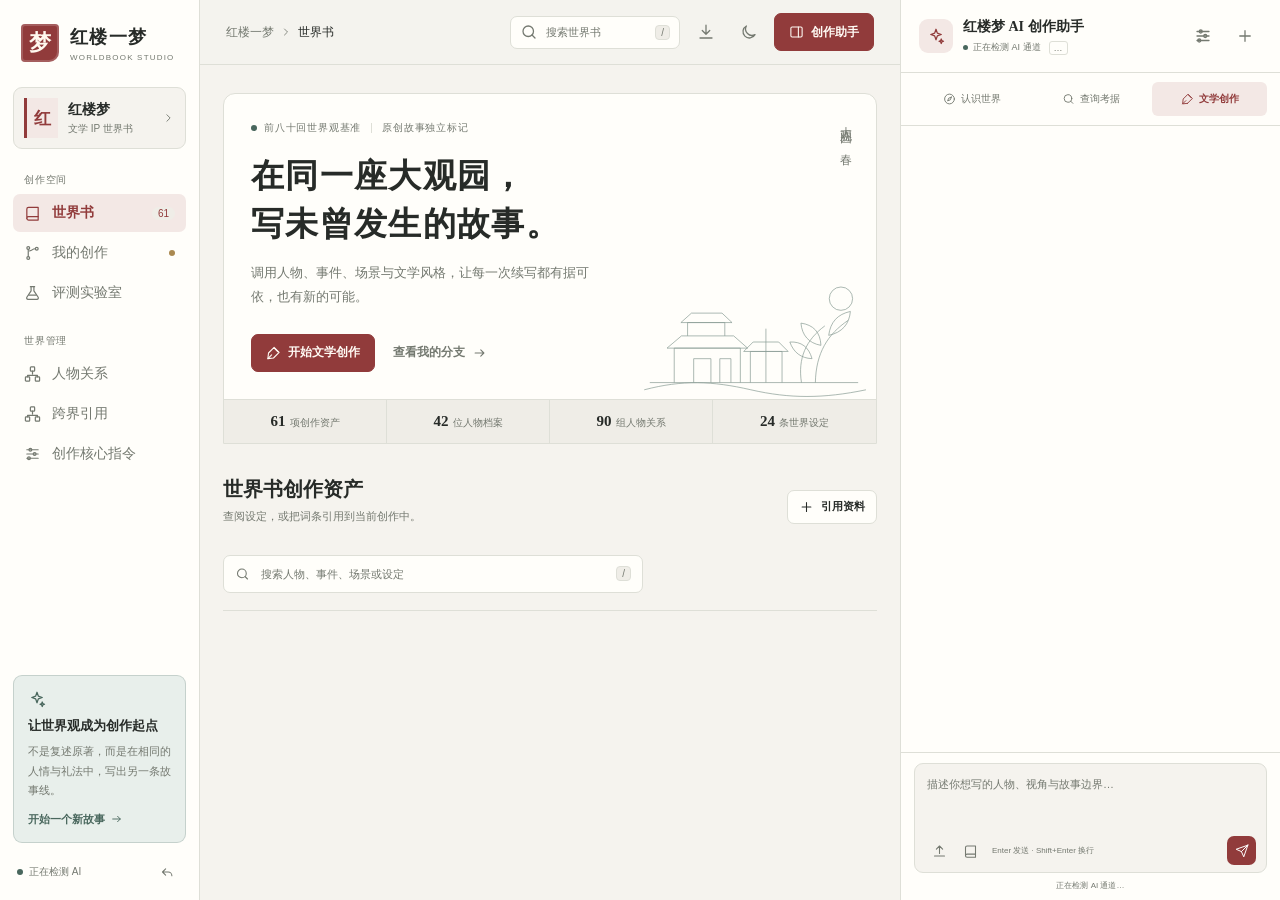
<file: index.html>
<!DOCTYPE html>
<html lang="zh-CN">
<head>
  <meta charset="UTF-8">
  <meta name="viewport" content="width=device-width, initial-scale=1.0">
  <meta name="description" content="红楼一梦 Worldbook Studio，基于《红楼梦》世界观的 AI 文学二创工作台。">
  <title>红楼一梦 · Worldbook Studio</title>
  <link rel="icon" href="data:image/svg+xml,%3Csvg xmlns='http://www.w3.org/2000/svg' viewBox='0 0 32 32'%3E%3Crect width='32' height='32' rx='6' fill='%23913b3b'/%3E%3Ctext x='16' y='23' text-anchor='middle' font-size='21' fill='white'%3E%E6%A2%A6%3C/text%3E%3C/svg%3E">
  <link rel="stylesheet" href="styles.css?v=51">
</head>
<body>
  <svg class="svg-sprite" aria-hidden="true">
    <symbol id="icon-book" viewBox="0 0 24 24"><path d="M4 19.5A2.5 2.5 0 0 1 6.5 17H20V4H6.5A2.5 2.5 0 0 0 4 6.5v13Z"/><path d="M4 19.5A2.5 2.5 0 0 0 6.5 22H20v-5"/></symbol>
    <symbol id="icon-pen" viewBox="0 0 24 24"><path d="m12 20 9-9-8-8-9 9-1 9 9-1Z"/><path d="m14 5 5 5M3 21l6-6"/></symbol>
    <symbol id="icon-branch" viewBox="0 0 24 24"><circle cx="6" cy="5" r="2"/><circle cx="18" cy="6" r="2"/><circle cx="6" cy="19" r="2"/><path d="M6 7v10M8 9c4 0 3-3 8-3"/></symbol>
    <symbol id="icon-flask" viewBox="0 0 24 24"><path d="M9 3h6M10 3v6l-6 9c-.7 1.2.1 3 1.6 3h12.8c1.5 0 2.3-1.8 1.6-3l-6-9V3"/><path d="M7 15h10"/></symbol>
    <symbol id="icon-network" viewBox="0 0 24 24"><rect x="9" y="2" width="6" height="6" rx="1"/><rect x="2" y="16" width="6" height="6" rx="1"/><rect x="16" y="16" width="6" height="6" rx="1"/><path d="M12 8v4M5 16v-2h14v2"/></symbol>
    <symbol id="icon-settings" viewBox="0 0 24 24"><path d="M4 6h16M4 12h16M4 18h16"/><circle cx="9" cy="6" r="2"/><circle cx="15" cy="12" r="2"/><circle cx="7" cy="18" r="2"/></symbol>
    <symbol id="icon-search" viewBox="0 0 24 24"><circle cx="11" cy="11" r="7"/><path d="m20 20-4-4"/></symbol>
    <symbol id="icon-plus" viewBox="0 0 24 24"><path d="M12 5v14M5 12h14"/></symbol>
    <symbol id="icon-moon" viewBox="0 0 24 24"><path d="M20 15.5A8.5 8.5 0 0 1 8.5 4 8.5 8.5 0 1 0 20 15.5Z"/></symbol>
    <symbol id="icon-sun" viewBox="0 0 24 24"><circle cx="12" cy="12" r="4"/><path d="M12 2v2M12 20v2M4.9 4.9l1.4 1.4M17.7 17.7l1.4 1.4M2 12h2M20 12h2M4.9 19.1l1.4-1.4M17.7 6.3l1.4-1.4"/></symbol>
    <symbol id="icon-download" viewBox="0 0 24 24"><path d="M12 3v12M7 10l5 5 5-5M4 20h16"/></symbol>
    <symbol id="icon-upload" viewBox="0 0 24 24"><path d="M12 16V4M7 9l5-5 5 5M4 20h16"/></symbol>
    <symbol id="icon-send" viewBox="0 0 24 24"><path d="m22 2-7 20-4-9-9-4 20-7Z"/><path d="M22 2 11 13"/></symbol>
    <symbol id="icon-spark" viewBox="0 0 24 24"><path d="m12 3 1.8 5.2L19 10l-5.2 1.8L12 17l-1.8-5.2L5 10l5.2-1.8L12 3Z"/><path d="m19 16 .8 2.2L22 19l-2.2.8L19 22l-.8-2.2L16 19l2.2-.8L19 16Z"/></symbol>
    <symbol id="icon-arrow" viewBox="0 0 24 24"><path d="M5 12h14M14 7l5 5-5 5"/></symbol>
    <symbol id="icon-chevron" viewBox="0 0 24 24"><path d="m9 6 6 6-6 6"/></symbol>
    <symbol id="icon-check" viewBox="0 0 24 24"><path d="m5 12 4 4L19 6"/></symbol>
    <symbol id="icon-clock" viewBox="0 0 24 24"><circle cx="12" cy="12" r="9"/><path d="M12 7v5l3 2"/></symbol>
    <symbol id="icon-file" viewBox="0 0 24 24"><path d="M6 2h8l4 4v16H6V2Z"/><path d="M14 2v5h5M9 12h6M9 16h6"/></symbol>
    <symbol id="icon-x" viewBox="0 0 24 24"><path d="m6 6 12 12M18 6 6 18"/></symbol>
    <symbol id="icon-menu" viewBox="0 0 24 24"><path d="M4 6h16M4 12h16M4 18h16"/></symbol>
    <symbol id="icon-panel" viewBox="0 0 24 24"><rect x="3" y="4" width="18" height="16" rx="2"/><path d="M15 4v16"/></symbol>
    <symbol id="icon-undo" viewBox="0 0 24 24"><path d="m9 7-5 5 5 5M4 12h9a6 6 0 0 1 6 6"/></symbol>
    <symbol id="icon-compass" viewBox="0 0 24 24"><circle cx="12" cy="12" r="9"/><path d="m15.5 8.5-2 5-5 2 2-5 5-2Z"/></symbol>
    <symbol id="icon-quote" viewBox="0 0 24 24"><path d="M9 11H4a6 6 0 0 1 6-6v2a4 4 0 0 0-4 4h3v6H4v-6M20 11h-5a6 6 0 0 1 6-6v2a4 4 0 0 0-4 4h3v6h-5v-6"/></symbol>
    <symbol id="icon-copy" viewBox="0 0 24 24"><rect x="8" y="8" width="12" height="12" rx="2"/><path d="M16 8V4H4v12h4"/></symbol>
    <symbol id="icon-info" viewBox="0 0 24 24"><circle cx="12" cy="12" r="9"/><path d="M12 11v6M12 7h.01"/></symbol>
    <symbol id="icon-trash" viewBox="0 0 24 24"><path d="M4 7h16M9 7V4h6v3M7 7l1 14h8l1-14M10 11v6M14 11v6"/></symbol>
  </svg>

  <div class="library-sync hidden" id="librarySync" role="status" aria-live="polite"></div>
  <div class="app-shell">
    <aside class="sidebar" id="sidebar" aria-label="主导航">
      <div class="brand">
        <div class="brand-seal" id="brandSeal" aria-hidden="true">梦</div>
        <div><strong id="brandTitle">红楼一梦</strong><span>WORLDBOOK STUDIO</span></div>
      </div>

      <button class="world-switcher" data-action="open-world-picker" title="切换世界书">
        <span class="world-cover" id="worldCover">红</span>
        <span><strong id="worldName">红楼梦</strong><small id="worldSub">文学 IP 世界书</small></span>
        <svg class="icon"><use href="#icon-chevron"/></svg>
      </button>

      <nav class="nav-list">
        <p class="nav-label">创作空间</p>
        <button class="nav-item active" data-action="switch-view" data-view="world"><svg class="icon"><use href="#icon-book"/></svg><span>世界书</span><span class="nav-count" id="worldEntryNavCount">61</span></button>
        <button class="nav-item" data-action="switch-view" data-view="creations"><svg class="icon"><use href="#icon-branch"/></svg><span>我的创作</span><span class="nav-dot" id="projectNavDot"></span></button>
        <button class="nav-item" data-action="switch-view" data-view="evaluation"><svg class="icon"><use href="#icon-flask"/></svg><span>评测实验室</span></button>
        <p class="nav-label nav-label-spaced">世界管理</p>
        <button class="nav-item" data-action="open-relations"><svg class="icon"><use href="#icon-network"/></svg><span>人物关系</span></button>
        <button class="nav-item" data-action="open-cross" id="crossNavBtn"><svg class="icon"><use href="#icon-network"/></svg><span>跨界引用</span><span class="nav-dot hidden" id="crossNavDot"></span></button>
        <button class="nav-item" data-action="switch-view" data-view="prompt"><svg class="icon"><use href="#icon-settings"/></svg><span>创作核心指令</span></button>
      </nav>

      <div class="sidebar-note">
        <div class="sidebar-note-icon"><svg class="icon"><use href="#icon-spark"/></svg></div>
        <strong id="sidebarNoteTitle">让世界观成为创作起点</strong>
        <p id="sidebarNoteText">不是复述原著，而是在相同的人情与礼法中，写出另一条故事线。</p>
        <button data-action="new-creation">开始一个新故事<svg class="icon"><use href="#icon-arrow"/></svg></button>
      </div>

      <div class="sidebar-footer">
        <span class="local-status"><i></i><span id="sidebarAiStatus">正在检测 AI</span></span>
        <button class="icon-button small" data-action="reset-demo" title="重置演示数据" aria-label="重置演示数据"><svg class="icon"><use href="#icon-undo"/></svg></button>
      </div>
    </aside>

    <main class="workspace">
      <header class="topbar">
        <div class="topbar-left">
          <button class="icon-button mobile-menu" data-action="toggle-sidebar" aria-label="打开导航"><svg class="icon"><use href="#icon-menu"/></svg></button>
          <div class="breadcrumb"><span id="breadcrumbBrand">红楼一梦</span><svg class="icon"><use href="#icon-chevron"/></svg><strong id="currentViewLabel">世界书</strong></div>
        </div>
        <div class="topbar-actions">
          <button class="search-trigger" data-action="global-search"><svg class="icon"><use href="#icon-search"/></svg><span>搜索世界书</span><kbd>/</kbd></button>
          <button class="icon-button" data-action="export-worldbook" title="导出世界书 JSON" aria-label="导出世界书"><svg class="icon"><use href="#icon-download"/></svg></button>
          <button class="icon-button" data-action="toggle-theme" title="切换明暗主题" aria-label="切换明暗主题"><svg class="icon theme-icon"><use href="#icon-moon"/></svg></button>
          <button class="button primary assistant-open" data-action="toggle-assistant"><svg class="icon"><use href="#icon-panel"/></svg>创作助手</button>
        </div>
      </header>

      <div class="workspace-scroll" id="workspaceScroll">
        <section class="view" id="view-world">
          <div class="world-hero">
            <div class="hero-copy">
              <div class="eyebrow" id="heroEyebrow"><span class="canon-dot"></span>前八十回世界观基准<span class="eyebrow-divider"></span>原创故事独立标记</div>
              <h1 id="heroTitle">在同一座大观园，<br>写未曾发生的故事。</h1>
              <p id="heroSub">调用人物、事件、场景与文学风格，让每一次续写都有据可依，也有新的可能。</p>
              <div class="hero-actions">
                <button class="button primary" data-action="start-writing"><svg class="icon"><use href="#icon-pen"/></svg>开始文学创作</button>
                <button class="button text-button" data-action="switch-view" data-view="creations">查看我的分支<svg class="icon"><use href="#icon-arrow"/></svg></button>
              </div>
            </div>
            <div class="hero-art" aria-hidden="true">
              <svg viewBox="0 0 440 220" fill="none">
                <path d="M32 190h375M76 190v-62h119v62M63 128h145l-25-22H89l-26 22ZM100 106V82h67v24M88 82h92l-18-17h-55L88 82Z"/>
                <path d="M111 190v-43h31v43M158 190v-43h20v43M241 190v-97M213 190v-56h57v56M201 134h80l-17-17h-46l-17 17Z"/>
                <path d="M305 190c-7-43 8-77 42-102M330 190c1-53 22-87 59-112M340 123c-22-4-34-18-36-40 22 3 35 16 36 40ZM354 105c3-24 16-38 39-43-2 23-15 38-39 43ZM324 147c-20-1-33-11-40-30 21-1 34 9 40 30Z"/>
                <circle cx="376" cy="39" r="21"/><path d="M22 203c69-18 122-16 192 0s130 16 207 0"/>
              </svg>
              <span id="heroArtLabel">大观园 · 春</span>
            </div>
            <div class="hero-metrics">
              <span><strong id="heroEntryCount">61</strong>项创作资产</span>
              <span><strong id="heroCharCount">42</strong>位人物档案</span>
              <span><strong id="heroRelCount">90</strong>组人物关系</span>
              <span><strong id="heroWorldCount">24</strong>条世界设定</span>
            </div>
          </div>

          <div class="asset-heading">
            <div><h2 id="worldSectionTitle">世界书创作资产</h2><p id="worldSectionDesc">查阅设定，或把词条引用到当前创作中。</p></div>
            <button class="button secondary compact" data-action="open-asset-picker"><svg class="icon"><use href="#icon-plus"/></svg>引用资料</button>
          </div>

          <div class="asset-toolbar">
            <div class="category-tabs" id="assetCategoryTabs" role="tablist" aria-label="世界书资产分类"></div>
            <label class="asset-search"><svg class="icon"><use href="#icon-search"/></svg><input id="assetSearchInput" type="search" placeholder="搜索人物、事件、场景或设定" autocomplete="off"><kbd>/</kbd></label>
          </div>

          <div id="assetGrid" class="asset-grid"></div>
          <div id="relationView" class="relation-view hidden">
            <div class="relation-toolbar">
              <div><h3>人物关系网络</h3><p>点击人物查看性格、动机与关系约束，并可直接引用到创作。</p></div>
                <div class="relation-filters" id="relationFilters">
                <button class="active" data-action="graph-filter" data-filter="all">全部 <span id="relationTotal">90</span></button>
                <button data-action="graph-filter" data-filter="kin">亲属</button>
                <button data-action="graph-filter" data-filter="serve">主仆</button>
                <button data-action="graph-filter" data-filter="love">情感</button>
                <button data-action="graph-filter" data-filter="peer">同侪</button>
                <button data-action="graph-filter" data-filter="power">权力</button>
                <button data-action="graph-filter" data-filter="feud">对立</button>
              </div>
              <button class="brief-chip hidden" id="graphFocusChip" data-action="graph-clear-focus">退出聚焦</button>
            </div>
            <div class="relation-canvas" id="relationGraph"></div>
            <div class="relation-legend">
              <span><i style="background:#a8874f"></i>亲属</span>
              <span><i style="background:#88729a"></i>主仆</span>
              <span><i style="background:#913b3b"></i>情感</span>
              <span><i style="background:#49675d"></i>同侪</span>
              <span><i style="background:#7a4a6b"></i>权力</span>
              <span><i style="background:#b4602f"></i>对立</span>
              <small>线宽表示关系强度；点击人物可查看档案，选中某人则只显示与之相关的连线与箭头。</small>
            </div>
          </div>
        </section>

        <section class="view hidden" id="view-creations">
          <div class="page-heading creations-heading">
            <div><div class="eyebrow">MY STORIES</div><h1>我的创作</h1><p>每一次选择都保留为独立分支，随时回到任一节点重新展开。</p></div>
            <div class="heading-actions"><button class="button secondary" data-action="export-library-backup">备份作品架</button><button class="button secondary" data-action="import-library-backup">导入备份</button><button class="button secondary" data-action="export-story"><svg class="icon"><use href="#icon-download"/></svg>导出故事</button><button class="button primary" data-action="new-creation"><svg class="icon"><use href="#icon-plus"/></svg>新建创作</button></div>
          </div>

          <div class="project-shelf" id="projectShelf"></div>

          <article class="project-overview">
            <div class="project-mark">平</div>
            <div class="project-info"><div class="project-title-row"><h2 id="projectTitle">平儿的贾府日常</h2><span class="tag original" id="projectTag">原创番外</span></div><p id="projectPrompt"></p><div class="project-meta"><span><svg class="icon"><use href="#icon-book"/></svg><span id="projectWorldLabel">红楼梦世界观</span></span><span><svg class="icon"><use href="#icon-clock"/></svg><span id="projectUpdated">刚刚更新</span></span></div></div>
            <div class="project-stats"><div><strong id="projectNodeCount">0</strong><span>已写节点</span></div><div><strong id="projectBranchCount">3</strong><span>故事分支</span></div><div><strong id="projectCharCount">0</strong><span>正文字数</span></div></div>
          </article>

          <div class="branch-section">
            <div class="section-heading"><div><h2>故事分支树</h2><p>实线节点已经保存，虚线节点是可选方向；双指捏合或 ⌘/Ctrl+滚轮 缩放。</p></div><div class="tree-legend"><span><i class="written"></i>已写</span><span><i class="planned"></i>待选</span></div><div class="tree-zoom"><button data-action="tree-zoom-out" aria-label="缩小分支树">−</button><span id="treeZoomLabel">100%</span><button data-action="tree-zoom-in" aria-label="放大分支树">+</button><button data-action="tree-zoom-reset" aria-label="重置缩放">重置</button></div></div>
            <div class="branch-tree-scroll"><div class="branch-tree" id="branchTree"></div></div>
          </div>

          <div class="node-workspace">
            <div class="node-preview" id="nodePreview"></div>
            <aside class="version-panel"><div class="section-heading"><h3>创作路径</h3><span id="pathDepth">0 次续写</span></div><div id="versionPath" class="version-path"></div></aside>
          </div>
        </section>

        <section class="view hidden" id="view-evaluation">
          <div class="page-heading">
            <div><div class="eyebrow">CREATION EVALUATION</div><h1>创作评测实验室</h1><p>评价对象从角色扮演体验，转向世界书驱动的 AI 二创能力。</p></div>
            <span class="demo-disclosure" id="evalDisclosure"><svg class="icon"><use href="#icon-info"/></svg>结构检查离线复算，AI 评审按需调用模型</span>
          </div>
          <div class="evaluation-tabs" id="evaluationTabs">
            <button class="active" data-action="eval-tab" data-tab="quality">六维检查</button>
            <button data-action="eval-tab" data-tab="benchmark-a">Benchmark A<span>多故事线</span></button>
            <button data-action="eval-tab" data-tab="benchmark-b">Benchmark B<span>多轮推荐</span></button>
            <button data-action="eval-tab" data-tab="compare">A/B 对照</button>
          </div>
          <div id="evaluationContent"></div>
        </section>

        <section class="view hidden" id="view-prompt">
          <div class="page-heading">
            <div><div class="eyebrow">WORLD INSTRUCTIONS</div><h1>创作核心指令</h1><p>让世界书提供创作边界，让 AI 提供创作能力，让用户始终拥有方向选择权。</p></div>
            <button class="button primary" data-action="copy-prompt"><svg class="icon"><use href="#icon-copy"/></svg>复制完整指令</button>
          </div>
          <div class="prompt-layout">
            <article class="prompt-document"><div class="prompt-document-head"><span>SYSTEM PROMPT</span><span id="promptVersionLabel">Worldbook Studio · v2.0</span></div><pre id="systemPromptText"></pre></article>
            <aside class="prompt-principles"><h3>不可让渡的创作原则</h3><div id="promptPrinciples"></div><div class="prompt-note"><svg class="icon"><use href="#icon-info"/></svg><p id="promptNoteText">原著事实与原创情节分开维护。示例中的账册差错及后续路线均为演示原创，不冒充原著情节。</p></div></aside>
          </div>
        </section>
      </div>
    </main>

    <aside class="assistant" id="assistant" aria-label="AI 创作助手">
      <header class="assistant-header">
        <div class="assistant-avatar"><svg class="icon"><use href="#icon-spark"/></svg></div>
        <div><h2 id="assistantTitle">红楼梦 AI 创作助手</h2><p id="aiStatusLine"><span class="online-dot"></span>正在检测 AI 通道<span class="demo-badge">…</span></p></div>
        <button class="icon-button ai-settings-button" data-action="open-ai-settings" title="AI 与模型设置" aria-label="AI 与模型设置"><svg class="icon"><use href="#icon-settings"/></svg></button>
        <button class="icon-button assistant-close" data-action="toggle-assistant" aria-label="关闭创作助手"><svg class="icon"><use href="#icon-x"/></svg></button>
        <button class="icon-button new-chat-button" data-action="new-creation" title="新建创作" aria-label="新建创作"><svg class="icon"><use href="#icon-plus"/></svg></button>
      </header>
      <div class="assistant-modes" role="tablist" aria-label="助手模式">
        <button data-action="assistant-mode" data-mode="world"><svg class="icon"><use href="#icon-compass"/></svg>认识世界</button>
        <button data-action="assistant-mode" data-mode="research"><svg class="icon"><use href="#icon-search"/></svg>查询考据</button>
        <button class="active" data-action="assistant-mode" data-mode="create"><svg class="icon"><use href="#icon-pen"/></svg>文学创作</button>
      </div>
      <div class="assistant-body" id="assistantBody"></div>
      <div class="composer-wrap">
        <div class="composer-context" id="composerContext"></div>
        <div class="composer">
          <textarea id="composerInput" rows="3" placeholder="描述你想写的人物、视角与故事边界…"></textarea>
          <div class="composer-actions">
            <div><button class="icon-button small" data-action="upload-material" title="上传 TXT、MD 或 JSON 素材" aria-label="上传素材"><svg class="icon"><use href="#icon-upload"/></svg></button><button class="icon-button small" data-action="open-asset-picker" title="引用世界书资料" aria-label="引用世界书资料"><svg class="icon"><use href="#icon-book"/></svg></button><span class="composer-hint">Enter 发送 · Shift+Enter 换行</span></div>
            <button class="send-button" data-action="submit-composer" aria-label="提交创作方向"><svg class="icon"><use href="#icon-send"/></svg></button>
          </div>
        </div>
        <p class="composer-disclaimer" id="composerDisclaimer">正在检测 AI 通道…</p>
      </div>
    </aside>
  </div>

  <div class="mobile-overlay" id="mobileOverlay" data-action="close-drawers"></div>

  <div class="modal hidden" id="docModal" role="dialog" aria-modal="true" aria-labelledby="docModalTitle">
    <div class="modal-backdrop" data-action="close-modal"></div>
    <article class="modal-card doc-modal-card">
      <header><div><span class="tag" id="docModalCategory"></span><h2 id="docModalTitle"></h2></div><button class="icon-button" data-action="close-modal" aria-label="关闭"><svg class="icon"><use href="#icon-x"/></svg></button></header>
      <div class="modal-body" id="docModalBody"></div>
      <footer><span id="docModalSource"></span><button class="button primary" id="docCiteButton" data-action="cite-current-doc"><svg class="icon"><use href="#icon-quote"/></svg>引用到创作</button></footer>
    </article>
  </div>

  <div class="modal hidden" id="aiSettingsModal" role="dialog" aria-modal="true" aria-labelledby="aiSettingsTitle">
    <div class="modal-backdrop" data-action="close-modal"></div>
    <article class="modal-card settings-modal-card">
      <header><div><span class="eyebrow">AI CONNECTION</span><h2 id="aiSettingsTitle">DeepSeek 接入设置</h2></div><button class="icon-button" data-action="close-modal" aria-label="关闭"><svg class="icon"><use href="#icon-x"/></svg></button></header>
      <div class="modal-body">
        <div class="settings-status" id="aiSettingsStatus"></div>

        <label class="field"><span>连接方式</span>
          <select id="aiModeSelect">
            <option value="auto">自动：优先本地代理，其次浏览器直连</option>
            <option value="server">只使用本地代理（推荐，密钥不出服务端）</option>
            <option value="direct">浏览器直连 DeepSeek（密钥保存在本机浏览器）</option>
            <option value="demo">离线演示（不调用模型）</option>
          </select>
        </label>

        <div id="directFields">
          <label class="field"><span>API Key</span>
            <input id="aiKeyInput" type="password" autocomplete="off" placeholder="sk-…">
          </label>
          <label class="field"><span>接口地址</span>
            <input id="aiBaseInput" type="text" placeholder="https://api.deepseek.com">
          </label>
        </div>

        <label class="field"><span>模型</span>
          <select id="aiModelSelect"></select>
        </label>

        <label class="field"><span>思考强度</span>
          <select id="aiEffortSelect">
            <option value="low">low · 更快，适合续写与考据</option>
            <option value="high">high · 更深，适合复杂规划</option>
            <option value="max">max · 最慢，容易耗尽预算</option>
          </select>
        </label>

        <div class="settings-note"><svg class="icon"><use href="#icon-info"/></svg><p>本地代理读取 <code>config.local.json</code> 或环境变量 <code>DEEPSEEK_API_KEY</code>，页面只会请求 <code>/api/chat</code>。浏览器直连会把密钥暴露给任何打开此页的人，仅适合本机演示。</p></div>
        <div class="settings-actions">
          <button class="button secondary" data-action="test-ai">测试连接</button>
          <button class="button primary" data-action="save-ai-settings">保存并应用</button>
        </div>
        <p class="settings-hint" id="aiTestResult"></p>
      </div>
    </article>
  </div>

  <div class="modal hidden" id="briefModal" role="dialog" aria-modal="true" aria-labelledby="briefModalTitle">
    <div class="modal-backdrop" data-action="close-modal"></div>
    <article class="modal-card settings-modal-card">
      <header><div><span class="eyebrow">TASK BRIEF</span><h2 id="briefModalTitle">创作任务卡</h2></div><button class="icon-button" data-action="close-modal" aria-label="关闭"><svg class="icon"><use href="#icon-x"/></svg></button></header>
      <div class="modal-body">
        <p class="brief-intro">任务卡会注入每次续写。禁止项的字面文字命中会触发重写；语义约束仍需人工核对，篇幅偏离会标记。</p>
        <label class="field"><span>体裁</span><input id="briefGenre" type="text" placeholder="世情日常番外"></label>
        <div class="brief-row">
          <label class="field"><span>叙事人称</span>
            <select id="briefPov">
              <option>第三人称限知</option>
              <option>第一人称</option>
              <option>第三人称全知</option>
            </select>
          </label>
          <label class="field"><span>每节目标字数</span><input id="briefChars" type="number" min="120" max="2000" step="20" placeholder="360"></label>
        </div>
        <label class="field"><span>目标读者</span><input id="briefAudience" type="text" placeholder="熟悉原著的成年读者"></label>
        <label class="field"><span>基调</span><input id="briefTone" type="text" placeholder="含蓄克制"></label>
        <label class="field"><span>必须保留（每行一条，可留空）</span><textarea id="briefMustKeep" rows="3" placeholder="不改动原著主线结局&#10;平儿仍是凤姐的贴身丫鬟"></textarea></label>
        <label class="field"><span>明确禁止（每行一条，命中即重写）</span><textarea id="briefForbidden" rows="3" placeholder="现代词汇&#10;全知旁白"></textarea></label>
        <div class="settings-actions">
          <button class="button secondary" data-action="reset-brief">恢复默认</button>
          <button class="button primary" data-action="save-brief">保存任务卡</button>
        </div>
        <p class="settings-hint" id="briefHint"></p>
      </div>
    </article>
  </div>

  <div class="modal hidden" id="assetPickerModal" role="dialog" aria-modal="true" aria-labelledby="assetPickerTitle">
    <div class="modal-backdrop" data-action="close-modal"></div>
    <article class="modal-card picker-modal-card">
      <header><div><span class="eyebrow">CREATION REFERENCES</span><h2 id="assetPickerTitle">引用世界书资料</h2></div><button class="icon-button" data-action="close-modal" aria-label="关闭"><svg class="icon"><use href="#icon-x"/></svg></button></header>
      <div class="picker-search"><svg class="icon"><use href="#icon-search"/></svg><input id="assetPickerSearch" type="search" placeholder="搜索要引用的词条"></div>
      <div class="modal-body picker-list" id="assetPickerList"></div>
      <footer><span id="selectedAssetCount">已引用 0 项</span><button class="button primary" data-action="close-modal">完成</button></footer>
    </article>
  </div>

  <div class="modal hidden" id="perspectiveModal" role="dialog" aria-modal="true" aria-labelledby="perspectiveTitle">
    <div class="modal-backdrop" data-action="close-modal"></div>
    <article class="modal-card perspective-modal-card">
      <header><div><span class="eyebrow">CREATIVE EXPERIMENT</span><h2 id="perspectiveTitle">同事异见 · 创作实验台</h2></div><button class="icon-button" data-action="close-modal" aria-label="关闭"><svg class="icon"><use href="#icon-x"/></svg></button></header>
      <div class="modal-body">
        <p class="brief-intro">同一件事，落在不同人眼里，会生出不同的故事。从当前分支挑一件事，再选择想听谁的看法。</p>
        <p class="perspective-context" id="perspectiveContext"></p>
        <p class="perspective-status" id="perspectiveStatus" role="status" aria-live="polite">先选择一件事，再选择 2–4 个人物。</p>
        <section class="perspective-step"><h3>① 选择一件事</h3><p>来自当前章节与已有的后续方向。</p><div id="perspectiveEvents" class="perspective-options"></div></section>
        <section class="perspective-step"><h3>② 选择人物 <span id="perspectiveCharacterCount">0 / 4</span></h3><p id="perspectiveCharacterHint">选定事件后，为你推荐相关人物。</p><div id="perspectiveCharacters" class="perspective-people"></div><button class="perspective-more hidden" id="perspectiveMore" data-action="show-perspective-characters">查看全部人物</button></section>
        <p class="settings-hint">各人所见、理解和未说出口的话均为 AI 提出的创作假设，不会自动写入故事事实。生成和续写都会调用模型。</p>
        <div class="perspective-actions"><button class="button primary" data-action="generate-perspectives">生成不同看法</button></div>
        <div id="perspectiveResults"></div>
      </div>
    </article>
  </div>

  <div class="modal hidden" id="sampleModal" role="dialog" aria-modal="true" aria-labelledby="sampleModalTitle">
    <div class="modal-backdrop" data-action="close-modal"></div>
    <article class="modal-card sample-modal-card"><header><div><span class="eyebrow">BENCHMARK SAMPLE</span><h2 id="sampleModalTitle"></h2></div><button class="icon-button" data-action="close-modal" aria-label="关闭"><svg class="icon"><use href="#icon-x"/></svg></button></header><div class="modal-body" id="sampleModalBody"></div></article>
  </div>

  <div class="modal hidden" id="crossModal" role="dialog" aria-modal="true" aria-labelledby="crossModalTitle">
    <div class="modal-backdrop" data-action="close-modal"></div>
    <article class="modal-card cross-modal-card">
      <header><div><span class="eyebrow">CROSSOVER</span><h2 id="crossModalTitle">跨界创作</h2></div><button class="icon-button" data-action="close-modal" aria-label="关闭"><svg class="icon"><use href="#icon-x"/></svg></button></header>
      <div class="modal-body">
        <p class="brief-intro">把另一本世界书的人物与素材请进当前作品。主世界的规则仍然说了算：外书只提供素材，不提供世界法则。</p>

        <section class="cross-step">
          <h3>① 引入哪本世界书</h3>
          <div id="crossWorldList" class="cross-world-list"></div>
        </section>

        <section class="cross-step">
          <h3>② 引用该书的哪些作品 <span class="cross-optional">可选</span></h3>
          <p class="settings-hint">不选也能用整本素材。选了之后，那部作品里已经发生的事会成为本作的前提，优先级高于两本原著。</p>
          <div id="crossWorkList" class="cross-work-list"></div>
        </section>

        <section class="cross-step">
          <h3>③ 外书人物能出多大力</h3>
          <div id="crossPowerList" class="cross-power-list"></div>
        </section>

        <section class="cross-step">
          <h3>④ 两界如何通达</h3>
          <p class="settings-hint" id="crossBridgeHint">通达方式是必填的。没有它，跨界内容不许生成——否则模型只能硬凑。</p>
          <div id="crossBridgeList" class="cross-bridge-list"></div>
          <button class="button secondary compact" data-action="generate-bridges" id="generateBridgesBtn">让 AI 给三个通达选项</button>
        </section>

        <div id="crossStatus" class="settings-hint" role="status" aria-live="polite"></div>
      </div>
      <footer><span id="crossSummary">尚未启用跨界</span><button class="button secondary" data-action="clear-cross">取消跨界</button><button class="button primary" data-action="save-cross">保存设置</button></footer>
    </article>
  </div>

  <div class="modal hidden" id="worldModal" role="dialog" aria-modal="true" aria-labelledby="worldModalTitle">
    <div class="modal-backdrop" data-action="close-modal"></div>
    <article class="modal-card world-modal-card">
      <header><div><span class="eyebrow">WORLDBOOK LIBRARY</span><h2 id="worldModalTitle">选择世界书</h2></div><button class="icon-button" data-action="close-modal" aria-label="关闭"><svg class="icon"><use href="#icon-x"/></svg></button></header>
      <div class="modal-body">
        <p class="settings-hint">两本世界书各自独立：资产、预设主角、作品架与主题偏好互不干扰。切换后当前页面会重新载入。</p>
        <div id="worldPickerList"></div>
      </div>
      <footer><span>每本世界书都有自己的创作法则与评测基准。</span><button class="button primary" data-action="close-modal">关闭</button></footer>
    </article>
  </div>

  <input type="file" id="libraryBackupInput" accept="application/json,.json" hidden>
  <input type="file" id="materialFileInput" accept=".txt,.md,.json,text/plain,text/markdown,application/json" hidden>
  <div class="toast-region" id="toastRegion" aria-live="polite"></div>

  <!--WORLD_SCRIPTS-->
  <script src="registry.js?v=1"></script>
  <script src="ai.js?v=47"></script>
  <script src="bridge.js?v=1"></script>
  <script src="app.js?v=53"></script>
</body>
</html>
</file>
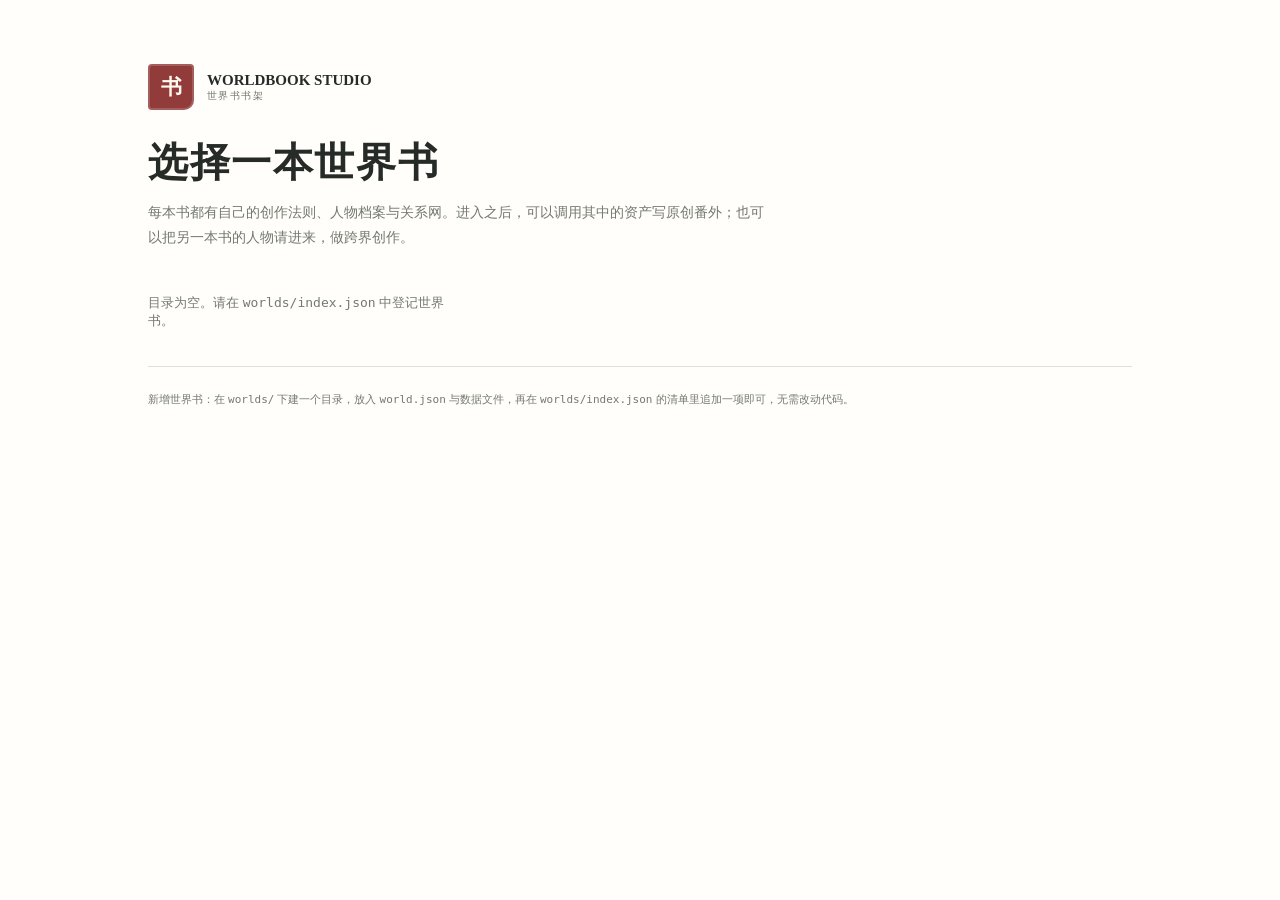
<file: shelf.html>
<!DOCTYPE html>
<html lang="zh-CN">
<head>
  <meta charset="UTF-8">
  <meta name="viewport" content="width=device-width, initial-scale=1.0">
  <meta name="description" content="Worldbook Studio 世界书书架：选择一本世界书，进入 AI 文学二创工作台。">
  <title>世界书书架 · Worldbook Studio</title>
  <link rel="icon" href="data:image/svg+xml,%3Csvg xmlns='http://www.w3.org/2000/svg' viewBox='0 0 32 32'%3E%3Crect width='32' height='32' rx='6' fill='%23913b3b'/%3E%3Ctext x='16' y='23' text-anchor='middle' font-size='18' fill='white'%3E书%3C/text%3E%3C/svg%3E">
  <link rel="stylesheet" href="styles.css?v=38">
  <style>
    .shelf-page { min-height: 100vh; background: var(--surface); }
    .shelf-wrap { max-width: 1040px; margin: 0 auto; padding: 64px 28px 80px; }
    .shelf-head { margin-bottom: 44px; }
    .shelf-head .brand-row { display: flex; align-items: center; gap: 13px; margin-bottom: 28px; }
    .shelf-head .brand-row .brand-seal { width: 46px; height: 46px; font-size: 21px; }
    .shelf-head h1 { font: 600 40px/1.25 var(--serif); letter-spacing: .04em; margin-bottom: 12px; }
    .shelf-head p { color: var(--muted); font-size: 14px; line-height: 1.8; max-width: 620px; }
    .shelf-grid-page { display: grid; grid-template-columns: repeat(auto-fill, minmax(300px, 1fr)); gap: 20px; }
    .shelf-book { display: flex; flex-direction: column; border: 1px solid var(--line); border-radius: 13px;
      background: var(--paper); overflow: hidden; text-decoration: none; color: inherit;
      transition: transform .2s ease, border-color .2s ease, box-shadow .2s ease; }
    .shelf-book:hover { transform: translateY(-3px); border-color: var(--book-color, var(--cinnabar));
      box-shadow: 0 12px 28px rgba(0,0,0,.08); }
    .shelf-book-cover { height: 118px; display: flex; align-items: center; gap: 15px; padding: 0 24px;
      background: var(--book-soft, var(--cinnabar-soft)); border-bottom: 1px solid var(--line); }
    .shelf-book-seal { width: 54px; height: 54px; flex: none; display: grid; place-items: center; border-radius: 10px;
      background: var(--book-color, var(--cinnabar)); color: #fff; font: 600 26px var(--serif); }
    .shelf-book-cover h2 { font: 600 22px var(--serif); line-height: 1.3; }
    .shelf-book-cover small { display: block; margin-top: 4px; font-size: 11px; color: var(--muted); letter-spacing: .06em; }
    .shelf-book-body { flex: 1; padding: 18px 24px 20px; display: flex; flex-direction: column; gap: 14px; }
    .shelf-book-tagline { font-size: 13px; line-height: 1.75; color: var(--ink); }
    .shelf-book-stats { display: grid; grid-template-columns: repeat(4, 1fr); gap: 8px; margin-top: auto; }
    .shelf-book-stats div { text-align: center; }
    .shelf-book-stats strong { display: block; font: 600 17px var(--serif); color: var(--book-color, var(--cinnabar)); }
    .shelf-book-stats span { display: block; margin-top: 2px; font-size: 10px; color: var(--muted); }
    .shelf-book-foot { display: flex; align-items: center; justify-content: space-between; gap: 10px;
      padding: 11px 24px; border-top: 1px solid var(--line); font-size: 11px; color: var(--muted); }
    .shelf-book-foot .enter { display: inline-flex; align-items: center; gap: 5px; color: var(--book-color, var(--cinnabar)); }
    .shelf-book-foot .icon { width: 13px; }
    .shelf-add { display: flex; flex-direction: column; align-items: center; justify-content: center; gap: 9px;
      border: 1px dashed var(--line); border-radius: 13px; padding: 34px 24px; color: var(--muted);
      text-align: center; font-size: 12px; line-height: 1.7; background: transparent; }
    .shelf-add code { font-size: 11px; padding: 2px 6px; border-radius: 4px; background: var(--gold-soft); color: var(--ink); }
    .shelf-footnote { margin-top: 36px; padding-top: 22px; border-top: 1px solid var(--line);
      font-size: 11px; color: var(--muted); line-height: 1.9; }
    @media (max-width: 640px) {
      .shelf-wrap { padding: 38px 18px 56px; }
      .shelf-head h1 { font-size: 29px; }
      .shelf-grid-page { grid-template-columns: 1fr; }
    }
  </style>
</head>
<body class="shelf-page">
  <main class="shelf-wrap">
    <header class="shelf-head">
      <div class="brand-row">
        <div class="brand-seal" aria-hidden="true">书</div>
        <div><strong style="font:600 15px var(--serif)">WORLDBOOK STUDIO</strong><span style="display:block;font-size:10px;letter-spacing:.14em;color:var(--muted)">世界书书架</span></div>
      </div>
      <h1>选择一本世界书</h1>
      <p>每本书都有自己的创作法则、人物档案与关系网。进入之后，可以调用其中的资产写原创番外；也可以把另一本书的人物请进来，做跨界创作。</p>
    </header>

    <div class="shelf-grid-page" id="shelfGrid">
      <p style="color:var(--muted);font-size:13px">正在读取世界书目录…</p>
    </div>

    <p class="shelf-footnote" id="shelfFootnote">
      新增世界书：在 <code>worlds/</code> 下建一个目录，放入 <code>world.json</code> 与数据文件，再在 <code>worlds/index.json</code> 的清单里追加一项即可，无需改动代码。
    </p>
  </main>

  <!--WORLD_SCRIPTS-->
  <script src="registry.js?v=1"></script>
  <script src="shelf.js?v=2"></script>
</body>
</html>
</file>
<file: styles.css>
/* Worldbook Studio: paper, ink, cinnabar, jade and a restrained gold accent. */
:root {
  --paper: #f5f3ee;
  --surface: #fffefa;
  --surface-soft: #efede7;
  --ink: #272b28;
  --muted: #747970;
  --line: #dedfd7;
  --cinnabar: #913b3b;
  --cinnabar-dark: #743030;
  --cinnabar-soft: #f3e8e5;
  --jade: #49675d;
  --jade-soft: #e8efeb;
  --gold: #aa8950;
  --gold-soft: #f2ecdf;
  --shadow: 0 14px 40px rgba(39, 43, 40, .08);
  --serif: "Songti SC", "STSong", "Noto Serif CJK SC", "SimSun", serif;
  --sans: "PingFang SC", "Microsoft YaHei", -apple-system, BlinkMacSystemFont, "Segoe UI", sans-serif;
}

body.theme-dark {
  --paper: #191d1b;
  --surface: #222724;
  --surface-soft: #2b302c;
  --ink: #e9e8e0;
  --muted: #a1a79e;
  --line: #3a403b;
  --cinnabar: #cf7b76;
  --cinnabar-dark: #e0938e;
  --cinnabar-soft: #3c2c2b;
  --jade: #91b3a6;
  --jade-soft: #293932;
  --gold: #c6aa73;
  --gold-soft: #393329;
  --shadow: 0 14px 40px rgba(0, 0, 0, .24);
}

* { box-sizing: border-box; }
html, body { margin: 0; min-height: 100%; }
body { font-family: var(--sans); color: var(--ink); background: var(--paper); font-size: 14px; -webkit-font-smoothing: antialiased; overflow-x: hidden; }
button, input, textarea, select { font: inherit; }
button { color: inherit; }
button, [role="button"] { cursor: pointer; }
button:focus-visible, input:focus-visible, textarea:focus-visible, [tabindex]:focus-visible { outline: 2px solid var(--cinnabar); outline-offset: 3px; }
button:disabled { cursor: not-allowed; opacity: .55; }
h1, h2, h3, h4, p { margin: 0; }
h1, h2, h3 { font-family: var(--serif); }
svg { display: block; }
.svg-sprite { position: absolute; width: 0; height: 0; overflow: hidden; }
.icon { width: 18px; height: 18px; fill: none; stroke: currentColor; stroke-width: 1.7; stroke-linecap: round; stroke-linejoin: round; flex: 0 0 auto; }
.hidden { display: none !important; }

.app-shell { height: 100vh; height: 100dvh; display: grid; grid-template-columns: 220px minmax(480px, 1fr) 410px; overflow: hidden; }
.sidebar { background: var(--surface); border-right: 1px solid var(--line); padding: 24px 16px 14px; display: flex; flex-direction: column; min-height: 0; z-index: 45; }
.brand { display: flex; align-items: center; gap: 11px; padding: 0 8px 25px; }
.brand-seal { width: 38px; height: 38px; display: grid; place-items: center; background: var(--cinnabar); color: #fff9ef; font: 700 22px var(--serif); border-radius: 4px 4px 10px 4px; box-shadow: inset 0 0 0 2px rgba(255,255,255,.18); }
.brand strong { display: block; font: 700 18px var(--serif); letter-spacing: .08em; }
.brand span { display: block; font-size: 8px; letter-spacing: .15em; color: var(--muted); margin-top: 4px; }
.world-switcher { width: 100%; display: flex; align-items: center; gap: 10px; text-align: left; border: 1px solid var(--line); background: var(--paper); padding: 10px; border-radius: 9px; transition: border-color .18s, background .18s; }
.world-switcher:hover { border-color: var(--gold); background: var(--gold-soft); }
.world-switcher > span:nth-child(2) { min-width: 0; flex: 1; }
.world-switcher strong, .world-switcher small { display: block; }
.world-switcher strong { font: 600 14px var(--serif); }
.world-switcher small { color: var(--muted); font-size: 10px; margin-top: 3px; }
.world-switcher > .icon { width: 13px; color: var(--muted); }
.world-cover { width: 34px; height: 40px; display: grid; place-items: center; background: var(--cinnabar-soft); color: var(--cinnabar); border-left: 3px solid var(--cinnabar); font: 700 17px var(--serif); }
.nav-list { margin-top: 24px; }
.nav-label { padding: 0 11px; color: var(--muted); font-size: 10px; letter-spacing: .08em; margin-bottom: 7px; }
.nav-label-spaced { margin-top: 22px; }
.nav-item { border: 0; background: transparent; width: 100%; display: flex; align-items: center; gap: 11px; padding: 10px 11px; border-radius: 7px; color: var(--muted); text-align: left; margin: 2px 0; position: relative; transition: color .18s, background .18s; }
.nav-item .icon { width: 17px; }
.nav-item span:nth-child(2) { flex: 1; }
.nav-item:hover { background: var(--surface-soft); color: var(--ink); }
.nav-item.active { color: var(--cinnabar); background: var(--cinnabar-soft); font-weight: 600; }
.nav-item.active::before { content: ""; position: absolute; left: -16px; top: 8px; bottom: 8px; width: 3px; background: var(--cinnabar); }
.nav-count { font-size: 10px; font-weight: 500; background: var(--surface-soft); padding: 1px 6px; border-radius: 8px; }
.nav-dot { width: 6px; height: 6px; border-radius: 50%; background: var(--gold); }
.sidebar-note { margin-top: auto; background: var(--jade-soft); border: 1px solid color-mix(in srgb, var(--jade) 22%, transparent); padding: 14px; border-radius: 9px; }
.sidebar-note-icon { color: var(--jade); margin-bottom: 9px; }
.sidebar-note strong { font: 600 13px var(--serif); }
.sidebar-note p { color: var(--muted); font-size: 11px; line-height: 1.75; margin-top: 7px; }
.sidebar-note button { display: flex; align-items: center; gap: 5px; border: 0; padding: 10px 0 0; background: transparent; color: var(--jade); font-size: 11px; font-weight: 600; }
.sidebar-note button .icon { width: 13px; }
.sidebar-footer { display: flex; align-items: center; justify-content: space-between; padding: 14px 4px 0; }
.local-status { display: flex; align-items: center; gap: 6px; color: var(--muted); font-size: 10px; }
.local-status i { width: 6px; height: 6px; border-radius: 50%; background: var(--jade); }

.workspace { min-width: 0; min-height: 0; display: flex; flex-direction: column; }
.topbar { height: 65px; flex: 0 0 65px; border-bottom: 1px solid var(--line); background: color-mix(in srgb, var(--paper) 92%, transparent); display: flex; align-items: center; justify-content: space-between; gap: 16px; padding: 0 26px; z-index: 20; }
.topbar-left, .topbar-actions, .breadcrumb { display: flex; align-items: center; }
.topbar-actions { gap: 8px; }
.breadcrumb { gap: 6px; font-size: 12px; color: var(--muted); }
.breadcrumb .icon { width: 12px; }
.breadcrumb strong { color: var(--ink); font-weight: 500; }
.icon-button { width: 35px; height: 35px; display: inline-grid; place-items: center; border: 1px solid transparent; border-radius: 7px; background: transparent; color: var(--muted); transition: color .18s, background .18s, border-color .18s; }
.icon-button:hover { color: var(--ink); background: var(--surface-soft); border-color: var(--line); }
.icon-button.small { width: 29px; height: 29px; }
.icon-button.small .icon { width: 15px; }
.search-trigger { height: 33px; display: flex; align-items: center; gap: 8px; min-width: 170px; padding: 0 9px; border: 1px solid var(--line); border-radius: 7px; background: var(--surface); color: var(--muted); font-size: 11px; }
.search-trigger span { flex: 1; text-align: left; }
kbd { font: 10px var(--sans); color: var(--muted); border: 1px solid var(--line); background: var(--surface-soft); border-radius: 4px; padding: 1px 5px; }
.mobile-menu, .assistant-open { display: none; }
.workspace-scroll { flex: 1; overflow-y: auto; min-height: 0; scroll-behavior: smooth; }
.view { padding: 28px 30px 50px; max-width: 1280px; margin: 0 auto; }

.world-hero { background: var(--surface); border: 1px solid var(--line); position: relative; overflow: hidden; display: grid; grid-template-columns: minmax(0, 1.25fr) minmax(200px, .75fr); border-radius: 12px 12px 0 0; }
.hero-copy { padding: 32px 32px 27px; z-index: 1; }
.eyebrow { color: var(--muted); font-size: 10px; letter-spacing: .08em; display: flex; align-items: center; gap: 7px; }
.canon-dot { width: 6px; height: 6px; border-radius: 50%; background: var(--jade); }
.eyebrow-divider { width: 1px; height: 10px; background: var(--line); margin: 0 3px; }
.hero-copy h1 { font-size: clamp(28px, 2.6vw, 40px); font-weight: 600; line-height: 1.45; letter-spacing: .04em; margin: 17px 0 12px; }
.hero-copy > p { max-width: 490px; color: var(--muted); font-size: 13px; line-height: 1.9; }
.hero-actions { display: flex; align-items: center; gap: 14px; margin-top: 24px; }
.button { border: 1px solid transparent; border-radius: 7px; padding: 9px 14px; display: inline-flex; align-items: center; justify-content: center; gap: 7px; font-size: 12px; font-weight: 600; transition: background .18s, border-color .18s, transform .18s; }
.button .icon { width: 15px; }
.button.primary { background: var(--cinnabar); color: #fffaf4; border-color: var(--cinnabar); }
.button.primary:hover { background: var(--cinnabar-dark); border-color: var(--cinnabar-dark); }
.button.secondary { background: var(--surface); border-color: var(--line); color: var(--ink); }
.button.secondary:hover { background: var(--surface-soft); border-color: var(--gold); }
.button.text-button { background: transparent; color: var(--muted); padding-left: 3px; padding-right: 3px; }
.button.text-button:hover { color: var(--cinnabar); }
.button.compact { padding: 7px 11px; font-size: 11px; }
.hero-art { position: relative; min-height: 235px; color: var(--jade); display: flex; align-items: flex-end; justify-content: center; }
.hero-art svg { width: 100%; max-width: 390px; stroke: currentColor; stroke-width: 1.25; opacity: .65; }
.hero-art > span { position: absolute; right: 22px; top: 23px; writing-mode: vertical-rl; font: 12px var(--serif); letter-spacing: .25em; color: var(--muted); }
.hero-metrics { grid-column: 1 / -1; border-top: 1px solid var(--line); display: grid; grid-template-columns: repeat(4, 1fr); background: var(--surface-soft); }
.hero-metrics span { padding: 13px 18px; text-align: center; font-size: 10px; color: var(--muted); border-right: 1px solid var(--line); }
.hero-metrics span:last-child { border-right: 0; }
.hero-metrics strong { font: 600 15px var(--serif); color: var(--ink); margin-right: 4px; }
.asset-heading { display: flex; align-items: flex-end; justify-content: space-between; gap: 20px; margin: 32px 0 16px; }
.asset-heading h2 { font-size: 20px; font-weight: 600; }
.asset-heading p { color: var(--muted); font-size: 11px; margin-top: 6px; }
.asset-toolbar { display: flex; flex-direction: column; gap: 13px; padding-bottom: 17px; border-bottom: 1px solid var(--line); margin-bottom: 18px; }
.category-tabs { display: flex; gap: 4px; overflow-x: auto; padding-bottom: 2px; }
.category-tabs button { border: 0; background: transparent; padding: 7px 11px; border-radius: 6px; white-space: nowrap; color: var(--muted); font-size: 12px; }
.category-tabs button span { opacity: .65; font-size: 10px; margin-left: 4px; }
.category-tabs button:hover { background: var(--surface-soft); color: var(--ink); }
.category-tabs button.active { background: var(--ink); color: var(--surface); }
.asset-search { height: 38px; border: 1px solid var(--line); border-radius: 7px; background: var(--surface); display: flex; align-items: center; gap: 9px; padding: 0 11px; max-width: 420px; }
.asset-search .icon { width: 15px; color: var(--muted); }
.asset-search input { border: 0; outline: 0; min-width: 0; flex: 1; background: transparent; color: var(--ink); font-size: 11px; }
.asset-search input::placeholder { color: var(--muted); }
.asset-grid { display: grid; grid-template-columns: repeat(2, minmax(0, 1fr)); gap: 13px; }
.asset-card { background: var(--surface); border: 1px solid var(--line); border-radius: 9px; padding: 17px; text-align: left; min-height: 177px; display: flex; flex-direction: column; transition: border-color .18s, transform .18s, box-shadow .18s; }
.asset-card:hover { border-color: var(--gold); transform: translateY(-2px); box-shadow: 0 7px 22px rgba(39,43,40,.05); }
.asset-card-top { display: flex; align-items: center; justify-content: space-between; gap: 10px; }
.asset-id { font-size: 9px; letter-spacing: .08em; color: var(--muted); }
.tag { display: inline-flex; align-items: center; border-radius: 4px; padding: 3px 7px; background: var(--surface-soft); color: var(--muted); font: 500 10px var(--sans); white-space: nowrap; }
.tag.canon { background: var(--jade-soft); color: var(--jade); }
.tag.original { background: var(--gold-soft); color: var(--gold); }
.tag.style { background: var(--cinnabar-soft); color: var(--cinnabar); }
.asset-card h3 { font-size: 16px; margin-top: 12px; font-weight: 600; }
.asset-card > p { color: var(--muted); font-size: 11px; line-height: 1.75; margin-top: 7px; display: -webkit-box; -webkit-line-clamp: 2; -webkit-box-orient: vertical; overflow: hidden; }
.asset-card-footer { margin-top: auto; padding-top: 13px; display: flex; align-items: center; justify-content: space-between; gap: 8px; }
.keyword-list { display: flex; gap: 5px; min-width: 0; overflow: hidden; }
.keyword-list span { color: var(--muted); font-size: 9px; white-space: nowrap; }
.asset-card-footer > .icon { width: 14px; color: var(--cinnabar); }
.empty-state { grid-column: 1 / -1; text-align: center; padding: 70px 20px; border: 1px dashed var(--line); border-radius: 10px; color: var(--muted); }
.empty-state .icon { margin: 0 auto 13px; width: 27px; height: 27px; }
.empty-state h3 { color: var(--ink); font-size: 17px; margin-bottom: 8px; }
.empty-state p { font-size: 12px; }

.relation-view { background: var(--surface); border: 1px solid var(--line); border-radius: 10px; overflow: hidden; }
.relation-toolbar { padding: 18px 20px; display: flex; align-items: center; justify-content: space-between; gap: 20px; border-bottom: 1px solid var(--line); }
.relation-toolbar h3 { font-size: 17px; }
.relation-toolbar p { color: var(--muted); font-size: 10px; margin-top: 5px; }
.relation-filters { display: flex; gap: 3px; }
.relation-filters button { border: 0; background: transparent; color: var(--muted); font-size: 10px; padding: 6px 8px; border-radius: 5px; }
.relation-filters button.active { background: var(--surface-soft); color: var(--ink); }
.relation-canvas { min-height: 480px; background: radial-gradient(circle at center, var(--jade-soft), var(--surface) 68%); }
.relation-canvas svg { width: 100%; height: auto; min-height: 480px; }
.graph-edge { stroke: var(--jade); stroke-opacity: .28; stroke-width: 1.2; }
.graph-node { cursor: pointer; transition: opacity .2s; }
.graph-node circle { fill: var(--surface); stroke: var(--node-color); stroke-width: 1.8; }
.graph-node text { fill: var(--ink); font: 12px var(--serif); text-anchor: middle; dominant-baseline: central; pointer-events: none; }
.graph-node:hover circle { stroke-width: 3; filter: drop-shadow(0 3px 5px rgba(0,0,0,.12)); }
.graph-node.dimmed { opacity: .16; }
.relation-legend { display: flex; align-items: center; flex-wrap: wrap; gap: 16px; padding: 12px 20px; border-top: 1px solid var(--line); color: var(--muted); font-size: 10px; }
.relation-legend span { display: flex; align-items: center; gap: 5px; }
.relation-legend i { width: 7px; height: 7px; border-radius: 50%; }
.legend-core { background: var(--cinnabar); }.legend-jade { background: var(--jade); }.legend-gold { background: var(--gold); }.legend-servant { background: #88729a; }
.relation-legend small { margin-left: auto; font-size: 9px; }

.page-heading { display: flex; align-items: flex-end; justify-content: space-between; gap: 22px; margin-bottom: 25px; }
.page-heading h1 { font-size: 29px; font-weight: 600; margin-top: 8px; letter-spacing: .03em; }
.page-heading p { color: var(--muted); font-size: 12px; line-height: 1.8; margin-top: 7px; }
.heading-actions { display: flex; gap: 8px; }
.project-overview { background: var(--surface); border: 1px solid var(--line); border-radius: 10px; padding: 21px; display: flex; align-items: center; gap: 17px; }
.project-mark { width: 51px; height: 59px; flex: 0 0 auto; display: grid; place-items: center; background: var(--cinnabar-soft); color: var(--cinnabar); border-left: 4px solid var(--cinnabar); font: 600 24px var(--serif); }
.project-info { min-width: 0; flex: 1; }
.project-title-row { display: flex; align-items: center; flex-wrap: wrap; gap: 9px; }
.project-title-row h2 { font-size: 19px; }
.project-info > p { color: var(--muted); font-size: 11px; margin-top: 7px; white-space: nowrap; overflow: hidden; text-overflow: ellipsis; }
.project-meta { display: flex; gap: 16px; margin-top: 11px; color: var(--muted); font-size: 10px; }
.project-meta > span { display: flex; align-items: center; gap: 5px; }
.project-meta .icon { width: 12px; }
.project-stats { display: flex; align-items: center; }
.project-stats > div { min-width: 74px; text-align: center; border-left: 1px solid var(--line); padding: 3px 13px; }
.project-stats strong, .project-stats span { display: block; }
.project-stats strong { font: 600 21px var(--serif); }
.project-stats span { font-size: 9px; color: var(--muted); margin-top: 5px; }
.branch-section { margin-top: 27px; }
.section-heading { display: flex; align-items: flex-end; justify-content: space-between; gap: 15px; margin-bottom: 13px; }
/* 作品架：本机多作品保存与切换 */
.project-shelf { margin-bottom: 27px; }
.shelf-grid { display: grid; grid-template-columns: repeat(auto-fill, minmax(230px, 1fr)); gap: 11px; }
.shelf-card { display: flex; align-items: stretch; border: 1px solid var(--line); border-radius: 10px; background: var(--paper); overflow: hidden; transition: border-color .18s ease, box-shadow .18s ease; }
.shelf-card:hover { border-color: color-mix(in srgb, var(--cinnabar) 45%, var(--line)); }
.shelf-card.active { border-color: var(--cinnabar); box-shadow: 0 0 0 1px color-mix(in srgb, var(--cinnabar) 35%, transparent); }
.shelf-main { flex: 1; min-width: 0; display: flex; align-items: center; gap: 10px; padding: 11px 12px; background: none; border: 0; text-align: left; cursor: pointer; }
.shelf-mark { width: 32px; height: 32px; flex: none; display: grid; place-items: center; background: var(--jade-soft); color: var(--jade); font: 700 16px var(--serif); border-radius: 7px; }
.shelf-card.active .shelf-mark { background: var(--cinnabar-soft); color: var(--cinnabar); }
.shelf-copy { min-width: 0; display: flex; flex-direction: column; gap: 2px; }
.shelf-copy strong { font-size: 12px; white-space: nowrap; overflow: hidden; text-overflow: ellipsis; }
.shelf-copy small { color: var(--muted); font-size: 9.5px; white-space: nowrap; overflow: hidden; text-overflow: ellipsis; }
.shelf-current { flex: none; align-self: center; margin-right: 4px; font-size: 9px; color: var(--cinnabar); border: 1px solid color-mix(in srgb, var(--cinnabar) 40%, transparent); border-radius: 999px; padding: 2px 7px; }
.shelf-delete { flex: none; width: 34px; border: 0; border-left: 1px solid var(--line); background: none; color: var(--muted); cursor: pointer; display: grid; place-items: center; transition: color .15s ease, background .15s ease; }
.shelf-delete .icon { width: 13px; }
.shelf-delete:hover { color: var(--cinnabar); background: var(--cinnabar-soft); }
.section-heading h2 { font-size: 18px; }
.section-heading h3 { font-size: 15px; }
.section-heading p { font-size: 10px; color: var(--muted); margin-top: 5px; }
.section-heading > span { font-size: 10px; color: var(--muted); }
.tree-legend { display: flex; gap: 12px; font-size: 9px; color: var(--muted); }
.tree-legend span { display: flex; align-items: center; gap: 5px; }
.tree-legend i { width: 14px; height: 8px; border-radius: 2px; }
.tree-legend .written { background: var(--cinnabar-soft); border: 1px solid var(--cinnabar); }
.tree-legend .planned { border: 1px dashed var(--muted); }
.branch-tree-scroll { overflow: auto; background: var(--surface); border: 1px solid var(--line); border-radius: 10px; touch-action: pan-x pan-y; }
.tree-zoom { display: flex; align-items: center; gap: 6px; }
.tree-zoom span { min-width: 38px; text-align: center; color: var(--muted); font-size: 10px; font-variant-numeric: tabular-nums; }
.tree-zoom button { min-width: 26px; height: 24px; padding: 0 7px; border: 1px solid var(--line); border-radius: 6px; background: var(--paper); color: var(--ink); font-size: 11px; cursor: pointer; transition: border-color .15s ease, color .15s ease; }
.tree-zoom button:hover { border-color: var(--cinnabar); color: var(--cinnabar); }
.branch-tree { position: relative; min-width: 760px; min-height: 350px; }
.tree-connectors { position: absolute; inset: 0; width: 100%; height: 100%; pointer-events: none; }
.tree-connectors path { fill: none; stroke: var(--line); stroke-width: 1.4; }
.tree-connectors path.active-path { stroke: var(--cinnabar); stroke-width: 1.8; }
.tree-node { position: absolute; width: 176px; min-height: 65px; padding: 10px 11px; text-align: left; border: 1px solid var(--line); border-radius: 7px; background: var(--surface); display: flex; align-items: center; gap: 9px; transition: border-color .18s, box-shadow .18s; }
.tree-node:hover { border-color: var(--gold); box-shadow: 0 4px 12px rgba(39,43,40,.06); }
.tree-node.active { border-color: var(--cinnabar); box-shadow: 0 0 0 2px var(--cinnabar-soft); }
.tree-node.planned { border-style: dashed; background: var(--paper); }
.tree-node.root-node { background: var(--jade-soft); border-color: var(--jade); }
.tree-node-key { width: 27px; height: 27px; flex: 0 0 auto; display: grid; place-items: center; border-radius: 50%; background: var(--surface-soft); color: var(--muted); font: 600 11px var(--serif); }
.tree-node.active .tree-node-key { background: var(--cinnabar); color: #fff; }
.tree-node-copy { min-width: 0; }
.tree-node-copy strong { display: block; font: 600 12px var(--serif); white-space: nowrap; overflow: hidden; text-overflow: ellipsis; }
.tree-node-copy small { display: block; color: var(--muted); font-size: 9px; margin-top: 5px; }
.node-workspace { display: grid; grid-template-columns: minmax(0, 1fr) 220px; gap: 15px; margin-top: 18px; }
.node-preview, .version-panel { background: var(--surface); border: 1px solid var(--line); border-radius: 10px; padding: 20px; }
.node-preview-header { display: flex; align-items: flex-start; justify-content: space-between; gap: 12px; padding-bottom: 15px; border-bottom: 1px solid var(--line); }
.node-preview-header h3 { font-size: 19px; margin-top: 6px; }
.node-preview-header p { color: var(--muted); font-size: 10px; }
.node-actions { display: flex; flex-wrap: wrap; gap: 7px; }
.node-prose { font: 13px/2 var(--serif); margin-top: 16px; }
.node-prose p { margin-bottom: 10px; text-indent: 2em; }
.node-prose .node-summary { font: 11px/1.8 var(--sans); color: var(--muted); text-indent: 0; padding: 10px 12px; background: var(--paper); border-left: 2px solid var(--gold); }
.version-panel { padding: 17px; }
.version-path { position: relative; }
.version-item { width: 100%; border: 0; background: transparent; display: flex; gap: 9px; text-align: left; padding: 7px 0; position: relative; }
.version-item::before { content: ""; position: absolute; left: 10px; top: 30px; bottom: -5px; width: 1px; background: var(--line); }
.version-item:last-child::before { display: none; }
.version-item > i { width: 21px; height: 21px; flex: 0 0 auto; display: grid; place-items: center; border: 1px solid var(--line); background: var(--surface); border-radius: 50%; font: normal 9px var(--serif); color: var(--muted); z-index: 1; }
.version-item.active > i { border-color: var(--cinnabar); background: var(--cinnabar); color: #fff; }
.version-item span { min-width: 0; }
.version-item strong { display: block; font: 500 11px var(--serif); white-space: nowrap; overflow: hidden; text-overflow: ellipsis; }
.version-item small { display: block; color: var(--muted); font-size: 9px; margin-top: 3px; }

.demo-disclosure { display: inline-flex; align-items: center; gap: 6px; padding: 7px 10px; border: 1px solid var(--gold); background: var(--gold-soft); color: var(--gold); border-radius: 6px; font-size: 10px; white-space: nowrap; }
.demo-disclosure .icon { width: 14px; }
.evaluation-tabs { display: flex; gap: 3px; border-bottom: 1px solid var(--line); margin-bottom: 20px; overflow-x: auto; }
.evaluation-tabs button { border: 0; border-bottom: 2px solid transparent; background: transparent; color: var(--muted); padding: 11px 14px; white-space: nowrap; font-size: 12px; }
.evaluation-tabs button span { font-size: 9px; margin-left: 5px; opacity: .7; }
.evaluation-tabs button.active { color: var(--cinnabar); border-bottom-color: var(--cinnabar); font-weight: 600; }
.eval-intro { display: flex; align-items: center; justify-content: space-between; gap: 20px; margin-bottom: 16px; }
.eval-intro h2 { font-size: 18px; }
.eval-intro > .button { flex-shrink: 0; white-space: nowrap; }
.eval-intro p { color: var(--muted); font-size: 11px; line-height: 1.8; margin-top: 6px; max-width: 650px; }
.quality-grid { display: grid; grid-template-columns: repeat(2, minmax(0,1fr)); gap: 12px; }
.quality-card { background: var(--surface); border: 1px solid var(--line); border-radius: 9px; padding: 17px; }
.quality-card-head { display: flex; align-items: center; justify-content: space-between; gap: 12px; }
.quality-name { display: flex; align-items: center; gap: 9px; }
.quality-index { width: 27px; height: 27px; display: grid; place-items: center; background: var(--surface-soft); color: var(--muted); font: 11px var(--serif); border-radius: 50%; }
.quality-name h3 { font: 600 14px var(--serif); }
.quality-status { font-size: 9px; padding: 3px 7px; border-radius: 4px; background: var(--surface-soft); color: var(--muted); }
.quality-status.pass { background: var(--jade-soft); color: var(--jade); }
.quality-status.warn { background: var(--gold-soft); color: var(--gold); }
.quality-card > p { color: var(--muted); font-size: 11px; line-height: 1.75; margin-top: 11px; }
.quality-evidence { margin-top: 12px; padding-top: 11px; border-top: 1px solid var(--line); font-size: 10px; line-height: 1.7; color: var(--jade); }
.eval-method { margin-top: 15px; padding: 12px 14px; display: flex; gap: 9px; background: var(--gold-soft); color: var(--muted); border-radius: 7px; font-size: 10px; line-height: 1.8; }
.eval-method .icon { color: var(--gold); width: 15px; margin-top: 2px; }
.benchmark-summary { display: grid; grid-template-columns: repeat(3, 1fr); gap: 10px; margin: 15px 0; }
.benchmark-stat { background: var(--surface); border: 1px solid var(--line); padding: 15px; border-radius: 8px; }
.benchmark-stat strong { display: block; font: 600 23px var(--serif); color: var(--cinnabar); }
.benchmark-stat span { display: block; color: var(--muted); font-size: 10px; margin-top: 5px; }
.benchmark-grid { display: grid; grid-template-columns: repeat(3, minmax(0,1fr)); gap: 12px; }
.benchmark-card { background: var(--surface); border: 1px solid var(--line); border-radius: 9px; padding: 17px; }
.benchmark-card-head { display: flex; align-items: center; gap: 10px; margin-bottom: 13px; }
.benchmark-avatar { width: 36px; height: 36px; display: grid; place-items: center; background: var(--cinnabar-soft); color: var(--cinnabar); font: 600 16px var(--serif); border-radius: 50%; }
.benchmark-card-head h3 { font-size: 15px; }
.benchmark-card-head p { color: var(--muted); font-size: 9px; margin-top: 3px; }
.benchmark-route { padding: 9px 0; border-top: 1px solid var(--line); }
.benchmark-route strong { display: block; font: 500 11px var(--serif); }
.benchmark-route span { display: block; color: var(--muted); font-size: 9px; margin-top: 4px; line-height: 1.6; }
.benchmark-card .button { width: 100%; margin-top: 12px; }
.check-list { background: var(--surface); border: 1px solid var(--line); border-radius: 9px; padding: 7px 17px; margin-top: 15px; }
.check-item { display: flex; align-items: flex-start; gap: 10px; padding: 12px 0; border-bottom: 1px solid var(--line); }
.check-item:last-child { border-bottom: 0; }
.check-item > .icon { width: 16px; color: var(--jade); margin-top: 2px; }
.check-item.warn > .icon { color: var(--gold); }
.check-item strong { display: block; font-size: 11px; font-weight: 600; }
.check-item p { color: var(--muted); font-size: 10px; line-height: 1.6; margin-top: 3px; }
.round-timeline { margin-top: 15px; background: var(--surface); border: 1px solid var(--line); border-radius: 9px; padding: 17px; }
.round-timeline h3 { font-size: 15px; margin-bottom: 12px; }
.round-row { display: grid; grid-template-columns: 55px minmax(0,1fr); gap: 10px; padding: 10px 0; border-top: 1px solid var(--line); font-size: 10px; }
.round-row > span { color: var(--cinnabar); font-weight: 600; }
.round-row strong { font: 500 11px var(--serif); }
.round-row p { color: var(--muted); margin-top: 4px; line-height: 1.7; }
.compare-grid { display: grid; grid-template-columns: repeat(2,minmax(0,1fr)); gap: 13px; }
.compare-column { background: var(--surface); border: 1px solid var(--line); border-radius: 9px; overflow: hidden; }
.compare-column > header { padding: 14px 17px; border-bottom: 1px solid var(--line); display: flex; align-items: center; justify-content: space-between; }
.compare-column > header h3 { font-size: 15px; }
.compare-content { padding: 17px; }
.compare-content > p { font: 12px/2 var(--serif); }
.compare-routes { margin-top: 13px; }
.compare-routes span { display: block; padding: 7px 9px; background: var(--paper); color: var(--muted); font-size: 10px; margin-top: 5px; border-radius: 4px; }
.compare-metrics { display: flex; gap: 8px; margin-top: 15px; }
.compare-metrics div { flex: 1; background: var(--surface-soft); padding: 10px; border-radius: 6px; text-align: center; }
.compare-metrics strong { display: block; font: 600 18px var(--serif); }
.compare-metrics span { display: block; color: var(--muted); font-size: 9px; margin-top: 4px; }

.prompt-layout { display: grid; grid-template-columns: minmax(0,1fr) 255px; gap: 16px; align-items: start; }
.prompt-document { background: #292e2b; color: #e9e8df; border-radius: 10px; overflow: hidden; }
.prompt-document-head { display: flex; justify-content: space-between; gap: 10px; padding: 12px 18px; border-bottom: 1px solid #454b46; color: #a8b0a9; font-size: 9px; letter-spacing: .08em; }
.prompt-document pre { white-space: pre-wrap; padding: 22px; margin: 0; font: 12px/2 var(--sans); max-height: 680px; overflow-y: auto; }
.prompt-principles { background: var(--surface); border: 1px solid var(--line); border-radius: 10px; padding: 18px; }
.prompt-principles h3 { font-size: 16px; margin-bottom: 13px; }
.principle { display: flex; gap: 10px; padding: 11px 0; border-top: 1px solid var(--line); }
.principle > span { color: var(--cinnabar); font: 600 12px var(--serif); }
.principle strong { display: block; font-size: 11px; }
.principle p { color: var(--muted); font-size: 10px; line-height: 1.7; margin-top: 4px; }
.prompt-note { display: flex; gap: 8px; padding: 11px; margin-top: 12px; background: var(--gold-soft); border-radius: 6px; color: var(--muted); }
.prompt-note .icon { width: 14px; color: var(--gold); margin-top: 2px; }
.prompt-note p { font-size: 9px; line-height: 1.8; }

.assistant { background: var(--surface); border-left: 1px solid var(--line); display: flex; flex-direction: column; min-width: 0; min-height: 0; z-index: 44; }
.assistant-header { flex: 0 0 73px; display: flex; align-items: center; gap: 10px; padding: 0 18px; border-bottom: 1px solid var(--line); }
.assistant-avatar { width: 34px; height: 34px; display: grid; place-items: center; background: var(--cinnabar-soft); color: var(--cinnabar); border-radius: 9px; }
.assistant-header > div:nth-child(2) { flex: 1; }
.assistant-header h2 { font: 600 14px var(--serif); }
.assistant-header p { display: flex; align-items: center; gap: 5px; color: var(--muted); font-size: 9px; margin-top: 5px; }
.online-dot { width: 5px; height: 5px; background: var(--jade); border-radius: 50%; }
.demo-badge { margin-left: 3px; padding: 1px 4px; border: 1px solid var(--line); border-radius: 3px; }
.assistant-close { display: none; }
.ai-settings-button { width: 30px; height: 30px; }
.ai-status-live { color: var(--jade); }
.ai-status-live .online-dot { background: var(--jade); }
.ai-status-demo { color: var(--muted); }
.ai-status-demo .online-dot { background: var(--gold); }
.ai-status-error { color: var(--cinnabar); }
.ai-status-error .online-dot { background: var(--cinnabar); }
.ai-busy-card { border: 1px solid var(--line); background: var(--paper); border-radius: 9px; padding: 15px; margin-bottom: 14px; }
.ai-busy-head { display: flex; align-items: center; gap: 8px; color: var(--cinnabar); font-size: 11px; font-weight: 600; }
.ai-busy-head .icon { width: 15px; animation: pulse-soft 1.6s ease-in-out infinite; }
.ai-busy-card p { color: var(--muted); font-size: 10px; line-height: 1.8; margin-top: 8px; }
.ai-busy-meter { display: flex; align-items: center; gap: 8px; margin-top: 10px; }
.ai-busy-meter i { flex: 1; height: 3px; border-radius: 2px; background: var(--line); overflow: hidden; position: relative; }
.ai-busy-meter i::after { content: ""; position: absolute; inset: 0; width: 40%; background: var(--cinnabar); border-radius: 2px; animation: busy-slide 1.4s ease-in-out infinite; }
.ai-busy-meter span { color: var(--muted); font-size: 9px; font-variant-numeric: tabular-nums; }
@keyframes busy-slide { 0% { transform: translateX(-100%); } 100% { transform: translateX(260%); } }
@keyframes pulse-soft { 0%, 100% { opacity: .45; } 50% { opacity: 1; } }
/* 思考过程：一行流动的阶段文字 + 逐张弹出的引用卡 */
.busy-flow { margin-top: 9px; min-height: 17px; overflow: hidden; }
.busy-flow-text { display: inline-flex; align-items: center; gap: 6px; color: var(--ink); font-size: 11px; line-height: 1.7; background: linear-gradient(90deg, var(--muted) 0%, var(--ink) 45%, var(--muted) 90%); background-size: 220% 100%; -webkit-background-clip: text; background-clip: text; -webkit-text-fill-color: transparent; animation: flow-shimmer 2.1s linear infinite; }
.busy-flow-text::before { content: ""; width: 5px; height: 5px; border-radius: 50%; background: var(--jade); flex: none; animation: pulse-soft 1.2s ease-in-out infinite; }
.busy-flow-text.swap { animation: flow-swap .38s ease, flow-shimmer 2.1s linear .38s infinite; }
.busy-card-label { margin-top: 12px; color: var(--muted); font-size: 10px; font-weight: 600; }
.busy-cards { display: grid; gap: 6px; margin-top: 7px; max-height: 230px; overflow-y: auto; }
.busy-chip { display: grid; grid-template-columns: auto 1fr; gap: 2px 7px; min-width: 0; border: 1px solid var(--line); border-radius: 7px; padding: 7px 9px; font-size: 10px; color: var(--ink); background: var(--paper-2, var(--paper)); opacity: 0; transform: translateY(6px) scale(.96); animation: chip-pop .42s cubic-bezier(.2,.8,.3,1.1) forwards; }
.busy-chip small { grid-column: 1 / -1; color: var(--muted); font-size: 10px; line-height: 1.5; overflow-wrap: anywhere; }
.busy-chip .chip-kind { color: var(--jade); font-weight: 600; }
.busy-chip-more { border-style: dashed; color: var(--muted); }
.ai-busy-card .busy-budget-note { margin-top: 8px; color: var(--muted); }
.busy-cards + .ai-busy-meter { margin-top: 10px; }
@keyframes flow-shimmer { 0% { background-position: 120% 0; } 100% { background-position: -120% 0; } }
@keyframes flow-swap { 0% { opacity: 0; transform: translateY(5px); } 100% { opacity: 1; transform: translateY(0); } }
@keyframes chip-pop { to { opacity: 1; transform: translateY(0) scale(1); } }
@media (prefers-reduced-motion: reduce) {
  .busy-flow-text, .busy-flow-text::before, .busy-chip, .ai-busy-head .icon { animation: none; }
  .busy-chip { opacity: 1; transform: none; }
  .busy-flow-text { -webkit-text-fill-color: currentColor; background: none; }
}
/* 生成结果流式渐显：按字匀速"墨雾"式显现（JS 驱动），路线卡依次浮现 */
.ink-char { opacity: 0; filter: blur(3.5px); transform: translateY(2.5px); transition: opacity .7s ease-out, filter .7s ease-out, transform .7s ease-out; }
.ink-char.on { opacity: 1; filter: blur(0); transform: translateY(0); }
.ink-reveal-head { animation: fade-rise .6s ease both; }
.route-card.route-reveal { animation: fade-rise .55s ease both; }
@keyframes fade-rise { from { opacity: 0; transform: translateY(6px); } to { opacity: 1; transform: none; } }
@media (prefers-reduced-motion: reduce) {
  .ink-reveal-head, .route-card.route-reveal { animation: none; }
  .ink-char { opacity: 1; filter: none; transform: none; transition: none; }
}
/* 续写流式：段落从 JSON 增量里摘出，一段完成即雾化浮现（与墨显同一套语言）。 */
.stream-prose { margin-top: 10px; max-height: 46vh; overflow-y: auto; display: grid; gap: 9px; padding-right: 4px; }
.stream-para { font-family: var(--serif); font-size: 13px; line-height: 1.95; color: var(--ink); animation: stream-in 1.1s ease-out both; }
.stream-para-partial { opacity: .5; animation: none; }
@keyframes stream-in { from { opacity: 0; filter: blur(3.5px); transform: translateY(3px); } to { opacity: 1; filter: blur(0); transform: none; } }
@media (prefers-reduced-motion: reduce) {
  .stream-para { animation: none; opacity: 1; filter: none; transform: none; }
}
/* 思考过程带：真实 reasoning CoT 的尾随窗口，文本自下而上流动。 */
.reasoning-line { display: flex; gap: 7px; align-items: flex-end; margin-top: 9px; max-height: 40px; overflow: hidden; border-left: 2px solid color-mix(in srgb, var(--jade) 45%, transparent); padding-left: 8px; transition: opacity .8s ease; }
.reasoning-tick { width: 5px; height: 5px; border-radius: 50%; background: var(--jade); flex: none; margin-bottom: 7px; animation: pulse-soft 1.2s ease-in-out infinite; }
.reasoning-text { font-size: 11px; line-height: 1.75; color: var(--muted); word-break: break-word; }
.reasoning-line.reasoning-dim { opacity: .38; }
.reasoning-line.reasoning-dim .reasoning-tick { animation: none; }
@media (prefers-reduced-motion: reduce) {
  .reasoning-tick { animation: none; }
  .reasoning-line { transition: none; }
}
.ai-error-card { border: 1px solid color-mix(in srgb, var(--cinnabar) 40%, var(--line)); background: var(--cinnabar-soft); border-radius: 9px; padding: 13px; margin: 12px 0; }
.ai-error-card strong { display: flex; align-items: center; gap: 6px; color: var(--cinnabar); font-size: 11px; }
.ai-error-card strong .icon { width: 14px; }
.ai-error-card p { color: var(--ink); font-size: 10px; line-height: 1.8; margin-top: 6px; }
.ai-error-actions { display: flex; gap: 7px; margin-top: 10px; }
.settings-modal-card { width: min(560px, 100%); }
.settings-status { border: 1px solid var(--line); background: var(--paper); border-radius: 8px; padding: 12px 13px; font-size: 11px; line-height: 1.8; margin-bottom: 16px; }
.settings-status strong { display: flex; align-items: center; gap: 6px; color: var(--jade); font-size: 11px; }
.settings-status strong .icon { width: 14px; }
.settings-status.warn strong { color: var(--gold); }
.settings-status p { color: var(--muted); margin-top: 5px; font-size: 10px; }
.field { display: block; margin-bottom: 13px; }
.field > span { display: block; color: var(--muted); font-size: 10px; margin-bottom: 6px; }
.field input, .field select { width: 100%; border: 1px solid var(--line); border-radius: 7px; background: var(--surface); color: var(--ink); padding: 9px 10px; font-size: 11px; outline: 0; }
.field input:focus, .field select:focus { border-color: var(--cinnabar); box-shadow: 0 0 0 2px var(--cinnabar-soft); }
.settings-note { display: flex; gap: 7px; padding: 10px 11px; background: var(--gold-soft); border-radius: 6px; color: var(--muted); margin: 4px 0 15px; }
.settings-note .icon { width: 14px; color: var(--gold); margin-top: 2px; }
.settings-note p { font-size: 9px; line-height: 1.8; }
.settings-note code { font-size: 9px; background: var(--surface); padding: 1px 4px; border-radius: 3px; }
.settings-actions { display: flex; gap: 8px; justify-content: flex-end; }
.settings-hint { color: var(--muted); font-size: 10px; margin-top: 10px; text-align: right; min-height: 14px; }
.settings-hint.ok { color: var(--jade); }
.settings-hint.bad { color: var(--cinnabar); }
.ai-score-bar { display: flex; align-items: center; gap: 8px; margin-top: 10px; }
.ai-score-bar b { font: 600 18px var(--serif); color: var(--cinnabar); }
.ai-score-bar span { color: var(--muted); font-size: 9px; }
.ai-score-verdict { margin-top: 8px; font-size: 10px; color: var(--ink); }
.ai-score-evidence { margin-top: 5px; font-size: 10px; line-height: 1.75; color: var(--muted); }
.ai-eval-note { margin-top: 14px; padding: 11px 13px; border-radius: 7px; background: var(--jade-soft); color: var(--muted); font-size: 10px; line-height: 1.8; }
.ai-eval-note strong { color: var(--jade); }
.assistant-modes { flex: 0 0 53px; display: grid; grid-template-columns: repeat(3,1fr); gap: 4px; padding: 9px 13px; border-bottom: 1px solid var(--line); }
.assistant-modes button { border: 0; background: transparent; border-radius: 6px; color: var(--muted); display: flex; align-items: center; justify-content: center; gap: 5px; font-size: 10px; }
.assistant-modes button .icon { width: 13px; }
.assistant-modes button.active { background: var(--cinnabar-soft); color: var(--cinnabar); font-weight: 600; }
.assistant-body { flex: 1; overflow-y: auto; min-height: 0; padding: 18px 16px 24px; }
.assistant-welcome { padding: 10px 4px; }
.assistant-welcome-icon { width: 43px; height: 43px; display: grid; place-items: center; border: 1px solid var(--gold); color: var(--gold); border-radius: 50%; margin-bottom: 16px; }
.assistant-welcome h3 { font-size: 20px; line-height: 1.6; }
.assistant-welcome > p { color: var(--muted); font-size: 11px; line-height: 1.9; margin-top: 9px; }
.assistant-entry-list { margin-top: 20px; display: grid; gap: 8px; }
.assistant-entry { border: 1px solid var(--line); background: var(--surface); border-radius: 8px; padding: 12px; display: flex; align-items: center; gap: 10px; text-align: left; }
.assistant-entry:hover { border-color: var(--gold); background: var(--paper); }
.assistant-entry > .icon { color: var(--cinnabar); width: 16px; }
.assistant-entry > span { flex: 1; }
.assistant-entry strong { display: block; font: 600 12px var(--serif); }
.assistant-entry small { display: block; color: var(--muted); font-size: 9px; margin-top: 4px; }
.assistant-entry > .icon:last-child { color: var(--muted); width: 12px; }
.user-message { margin-left: 26px; padding: 11px 13px; background: var(--cinnabar-soft); border-radius: 9px 9px 2px 9px; font-size: 11px; line-height: 1.8; color: var(--ink); }
.message-label { color: var(--muted); font-size: 9px; margin: 0 0 7px 3px; }
.ai-message { margin-top: 18px; }
.ai-message-heading { display: flex; align-items: center; gap: 7px; margin-bottom: 10px; }
.ai-message-heading .icon { width: 15px; color: var(--cinnabar); }
.ai-message-heading strong { font: 600 12px var(--serif); }
.ai-message-heading span { margin-left: auto; color: var(--muted); font-size: 9px; }
.intent-card { border: 1px solid var(--line); border-radius: 8px; padding: 11px 12px; background: var(--paper); }
.intent-card > strong { font-size: 10px; color: var(--jade); }
.intent-grid { display: grid; grid-template-columns: repeat(3,1fr); gap: 7px; margin-top: 9px; }
.intent-grid span { min-width: 0; color: var(--muted); font-size: 8px; }
.intent-grid strong { display: block; color: var(--ink); font-size: 10px; font-weight: 500; margin-top: 4px; white-space: nowrap; overflow: hidden; text-overflow: ellipsis; }
.asset-used { display: flex; align-items: center; flex-wrap: wrap; gap: 5px; margin-top: 11px; }
.asset-used > span { color: var(--muted); font-size: 9px; margin-right: 2px; }
.asset-chip { display: inline-flex; align-items: center; gap: 4px; max-width: 150px; border: 1px solid var(--line); background: var(--surface); color: var(--muted); border-radius: 4px; padding: 3px 6px; font-size: 9px; }
.asset-chip:hover { color: var(--cinnabar); border-color: var(--cinnabar); }
.asset-chip .icon { width: 10px; }
.ai-prose { font: 12px/2 var(--serif); margin-top: 14px; }
.ai-prose p { margin-bottom: 9px; }
.direction-heading { display: flex; align-items: flex-end; justify-content: space-between; gap: 10px; margin: 19px 0 9px; }
.direction-heading strong { font: 600 13px var(--serif); }
.direction-heading span { color: var(--muted); font-size: 8px; }
.route-card { border: 1px solid var(--line); border-radius: 9px; margin-top: 9px; overflow: hidden; background: var(--surface); transition: border-color .18s, box-shadow .18s; }
.route-card:hover { border-color: var(--gold); box-shadow: 0 5px 15px rgba(39,43,40,.04); }
.route-card-main { padding: 13px; }
.route-card-label { display: flex; align-items: center; gap: 7px; }
.route-key { width: 22px; height: 22px; display: grid; place-items: center; border-radius: 50%; background: var(--cinnabar-soft); color: var(--cinnabar); font: 600 10px var(--serif); }
.route-type { color: var(--cinnabar); font-size: 9px; font-weight: 600; }
.route-difference { margin-left: auto; color: var(--muted); font-size: 8px; }
.route-card h3 { font-size: 16px; margin-top: 9px; }
.route-card p { color: var(--muted); font-size: 10px; line-height: 1.8; margin-top: 7px; }
.route-core { margin-top: 9px; color: var(--jade); font-size: 9px; line-height: 1.7; }
.route-card-footer { display: flex; align-items: center; justify-content: space-between; border-top: 1px solid var(--line); padding: 8px 12px; background: var(--paper); }
.route-card-footer span { color: var(--muted); font-size: 8px; }
.route-select { border: 0; background: transparent; color: var(--cinnabar); display: flex; align-items: center; gap: 4px; padding: 2px 0; font-size: 10px; font-weight: 600; }
.route-select .icon { width: 12px; }
.story-message-head { padding-bottom: 13px; border-bottom: 1px solid var(--line); }
.story-breadcrumb { display: flex; align-items: center; gap: 5px; color: var(--muted); font-size: 9px; }
.story-breadcrumb button { border: 0; background: transparent; color: var(--jade); padding: 0; }
.story-message-head h3 { font-size: 21px; line-height: 1.5; margin-top: 10px; overflow-wrap: anywhere; }
.story-message-head p { color: var(--muted); font-size: 9px; margin-top: 7px; }
.story-prose { font: 13px/2.1 var(--serif); padding: 14px 1px; }
.story-prose p { margin-bottom: 12px; text-indent: 2em; }
.originality-note { display: flex; align-items: flex-start; gap: 6px; padding: 9px 10px; background: var(--gold-soft); color: var(--muted); border-radius: 6px; font-size: 9px; line-height: 1.7; }
.originality-note .icon { width: 12px; color: var(--gold); margin-top: 2px; }
.research-answer { border-left: 2px solid var(--jade); padding-left: 12px; margin-top: 13px; }
.research-answer > p { font: 12px/1.95 var(--serif); }
.citation-list { margin-top: 12px; display: grid; gap: 7px; }
.citation-item { border: 1px solid var(--line); background: var(--paper); border-radius: 7px; padding: 10px; text-align: left; }
.citation-item strong { display: block; font: 600 11px var(--serif); }
.citation-item span { display: block; color: var(--muted); font-size: 9px; line-height: 1.7; margin-top: 4px; }
.suggestion-chips { display: flex; flex-wrap: wrap; gap: 6px; margin-top: 14px; }
.suggestion-chips button { display: inline-flex; align-items: center; gap: 5px; border: 1px solid var(--line); background: var(--surface); color: var(--muted); border-radius: 15px; padding: 6px 9px; font-size: 9px; text-align: left; white-space: nowrap; }
.suggestion-chips button .icon { width: 12px; height: 12px; }
.suggestion-chips button:hover { border-color: var(--cinnabar); color: var(--cinnabar); }
.world-mini-grid { display: grid; grid-template-columns: repeat(2,1fr); gap: 7px; margin-top: 15px; }
.world-mini-grid button { border: 1px solid var(--line); background: var(--paper); border-radius: 7px; padding: 11px; text-align: left; }
.world-mini-grid strong { display: block; font: 600 11px var(--serif); }
.world-mini-grid span { display: block; color: var(--muted); font-size: 9px; margin-top: 4px; }
.composer-wrap { flex: 0 0 auto; padding: 10px 13px 9px; border-top: 1px solid var(--line); background: var(--surface); }
.composer-context { display: flex; align-items: center; gap: 5px; overflow-x: auto; min-height: 22px; padding: 0 2px 6px; }
.composer-context:empty { display: none; }
.context-label { color: var(--muted); font-size: 8px; white-space: nowrap; }
.context-label.book { color: var(--cinnabar); font-weight: 600; }
.context-chip { display: inline-flex; align-items: center; gap: 3px; border: 0; background: var(--jade-soft); color: var(--jade); padding: 3px 6px; border-radius: 4px; font-size: 8px; white-space: nowrap; }
.context-chip.book-name { background: var(--cinnabar-soft); color: var(--cinnabar); font-weight: 700; font-size: 9px; box-shadow: inset 0 0 0 1px color-mix(in srgb, var(--cinnabar) 35%, transparent); cursor: pointer; }
.context-chip .icon { width: 9px; }
.context-chip.pinned { border-color: var(--cinnabar); color: var(--cinnabar); background: var(--cinnabar-soft); font-weight: 600; }
.context-chip.auto { border-style: dashed; color: var(--jade); }
.context-chip.auto::before { content: "自动 · "; opacity: .6; }
.retrieval-trace { margin-top: 12px; border: 1px solid var(--line); border-radius: 7px; background: var(--paper); }
.retrieval-trace summary { cursor: pointer; padding: 8px 11px; color: var(--muted); font-size: 9px; }
.retrieval-trace summary:hover { color: var(--cinnabar); }
.retrieval-trace[open] summary { border-bottom: 1px solid var(--line); }
.trace-list { padding: 7px 11px 9px; }
.trace-row { display: grid; grid-template-columns: 34px minmax(0, 1fr); gap: 2px 7px; padding: 5px 0; border-bottom: 1px dashed var(--line); font-size: 9px; }
.trace-row:last-child { border-bottom: 0; }
.trace-id { color: var(--muted); font-family: var(--mono, monospace); }
.trace-name { color: var(--ink); font-weight: 600; }
.trace-reason { grid-column: 2; color: var(--muted); }
.brief-intro { color: var(--muted); font-size: 10px; line-height: 1.8; margin-bottom: 15px; }
.brief-row { display: grid; grid-template-columns: 1fr 1fr; gap: 10px; }
.field textarea { width: 100%; border: 1px solid var(--line); border-radius: 7px; background: var(--surface); color: var(--ink); padding: 8px 10px; font-size: 11px; line-height: 1.7; outline: 0; resize: vertical; }
.field textarea:focus { border-color: var(--cinnabar); box-shadow: 0 0 0 2px var(--cinnabar-soft); }
.brief-chip-row { display: flex; align-items: center; gap: 6px; margin-top: 9px; flex-wrap: wrap; }
.brief-chip { border: 1px solid var(--line); background: var(--paper); color: var(--muted); border-radius: 5px; padding: 4px 7px; font-size: 9px; }
.brief-chip:hover { border-color: var(--gold); color: var(--ink); }
.brief-chip .icon { width: 11px; }
.brief-warn { display: flex; gap: 6px; margin-top: 9px; padding: 8px 10px; border-radius: 6px; background: var(--gold-soft); color: var(--muted); font-size: 9px; line-height: 1.7; }
.brief-warn .icon { width: 12px; color: var(--gold); margin-top: 1px; }
.composer { border: 1px solid var(--line); background: var(--paper); border-radius: 9px; padding: 9px 10px 7px; transition: border-color .18s, box-shadow .18s; }
.composer:focus-within { border-color: var(--cinnabar); box-shadow: 0 0 0 2px var(--cinnabar-soft); }
.composer textarea { width: 100%; resize: none; border: 0; outline: 0; background: transparent; color: var(--ink); font-size: 11px; line-height: 1.7; min-height: 54px; max-height: 130px; }
.composer textarea::placeholder { color: var(--muted); }
.composer-actions { display: flex; align-items: center; justify-content: space-between; gap: 10px; }
.composer-actions > div { display: flex; align-items: center; gap: 2px; }
.composer-hint { color: var(--muted); font-size: 8px; margin-left: 5px; }
.send-button { width: 29px; height: 29px; display: grid; place-items: center; border: 0; border-radius: 7px; background: var(--cinnabar); color: #fff; }
.send-button:hover { background: var(--cinnabar-dark); }
.send-button .icon { width: 14px; }
.composer-disclaimer { text-align: center; color: var(--muted); font-size: 8px; margin-top: 7px; }

.modal { position: fixed; inset: 0; z-index: 100; display: grid; place-items: center; padding: 20px; }
.modal-backdrop { position: absolute; inset: 0; background: rgba(24,27,25,.58); backdrop-filter: blur(3px); }
.modal-card { position: relative; z-index: 1; width: min(650px, 100%); max-height: min(820px, 90vh); background: var(--surface); border: 1px solid var(--line); border-radius: 12px; box-shadow: var(--shadow); display: flex; flex-direction: column; overflow: hidden; }
.modal-card > header { display: flex; align-items: flex-start; justify-content: space-between; gap: 15px; padding: 20px 22px 16px; border-bottom: 1px solid var(--line); }
.modal-card > header h2 { font-size: 22px; margin-top: 9px; }
.modal-body { padding: 20px 22px; overflow-y: auto; }
.modal-card > footer { display: flex; align-items: center; justify-content: space-between; gap: 12px; padding: 13px 22px; border-top: 1px solid var(--line); background: var(--paper); }
.modal-card > footer > span { color: var(--muted); font-size: 10px; }
.doc-image { margin: 0 0 13px; border: 1px solid var(--line); border-radius: 9px; overflow: hidden; background: var(--surface); }
.doc-image img { display: block; width: 100%; height: auto; }
.doc-image figcaption { padding: 7px 11px; color: var(--muted); font-size: 9px; border-top: 1px solid var(--line); background: var(--paper); }
.doc-summary { font: 13px/2 var(--serif); padding: 15px; background: var(--paper); border-left: 2px solid var(--gold); }
.doc-keywords { display: flex; flex-wrap: wrap; gap: 6px; margin-top: 14px; }
.doc-detail-grid { display: grid; grid-template-columns: repeat(2,minmax(0,1fr)); gap: 10px; margin-top: 17px; }
.doc-detail { border: 1px solid var(--line); border-radius: 7px; padding: 12px; }
.doc-detail strong { display: block; color: var(--jade); font-size: 10px; margin-bottom: 6px; }
.doc-detail p { color: var(--muted); font-size: 11px; line-height: 1.8; }
.doc-detail.wide { grid-column: 1 / -1; }
.doc-related { margin-top: 18px; }
.doc-related h3 { font-size: 14px; margin-bottom: 9px; }
.picker-modal-card { width: min(590px,100%); }
.picker-search { margin: 14px 20px 0; display: flex; align-items: center; gap: 8px; border: 1px solid var(--line); border-radius: 7px; padding: 8px 10px; }
.picker-search .icon { width: 15px; color: var(--muted); }
.picker-search input { flex: 1; min-width: 0; border: 0; outline: 0; background: transparent; color: var(--ink); font-size: 11px; }
.picker-list { padding-top: 12px; }
.picker-item { width: 100%; display: flex; align-items: center; gap: 11px; border: 0; border-bottom: 1px solid var(--line); background: transparent; padding: 11px 2px; text-align: left; }
.picker-item:last-child { border-bottom: 0; }
.picker-item > span:nth-child(2) { flex: 1; min-width: 0; }
.picker-item strong { display: block; font: 600 12px var(--serif); }
.picker-item small { display: block; color: var(--muted); font-size: 9px; margin-top: 4px; white-space: nowrap; overflow: hidden; text-overflow: ellipsis; }
.picker-check { width: 19px; height: 19px; display: grid; place-items: center; border: 1px solid var(--line); border-radius: 4px; color: transparent; }
.picker-check .icon { width: 12px; }
.picker-item.selected .picker-check { background: var(--cinnabar); border-color: var(--cinnabar); color: #fff; }
.sample-modal-card { width: min(720px,100%); }
.sample-route { border: 1px solid var(--line); border-radius: 8px; padding: 14px; margin-bottom: 10px; }
.sample-route h3 { font-size: 16px; margin-top: 7px; }
.sample-route p { color: var(--muted); font-size: 11px; line-height: 1.8; margin-top: 7px; }
.toast-region { position: fixed; right: 24px; bottom: 24px; z-index: 200; display: grid; gap: 8px; pointer-events: none; }
.toast { display: flex; align-items: center; gap: 8px; background: var(--ink); color: var(--surface); box-shadow: var(--shadow); border-radius: 8px; padding: 11px 15px; font-size: 11px; animation: toast-in .2s ease-out; }
.toast .icon { width: 14px; color: var(--gold); }
@keyframes toast-in { from { opacity: 0; transform: translateY(8px); } to { opacity: 1; transform: translateY(0); } }
.mobile-overlay { display: none; }

::-webkit-scrollbar { width: 6px; height: 6px; }
::-webkit-scrollbar-track { background: transparent; }
::-webkit-scrollbar-thumb { background: var(--line); border-radius: 4px; }
::selection { background: var(--cinnabar-soft); color: var(--cinnabar); }

@media (max-width: 1380px) {
  .app-shell { grid-template-columns: 200px minmax(440px,1fr) 380px; }
  .sidebar { padding-left: 13px; padding-right: 13px; }
  .view { padding-left: 23px; padding-right: 23px; }
  .hero-copy { padding: 27px; }
  .project-stats > div { min-width: 63px; padding-left: 8px; padding-right: 8px; }
}

@media (max-width: 1120px) {
  .app-shell { grid-template-columns: 205px minmax(0,1fr); }
  .assistant { position: fixed; right: 0; top: 0; bottom: 0; width: min(410px, 94vw); transform: translateX(105%); visibility: hidden; transition: transform .22s ease, visibility .22s ease; box-shadow: var(--shadow); }
  body.assistant-visible .assistant { transform: translateX(0); visibility: visible; }
  .assistant-open, .assistant-close { display: inline-grid; }
  .assistant-open { display: inline-flex; }
  .new-chat-button { display: none; }
  body.assistant-visible .mobile-overlay { display: block; position: fixed; inset: 0; z-index: 43; background: rgba(24,27,25,.4); }
  .hero-art { opacity: .75; }
}

@media (max-width: 800px) {
  .app-shell { display: block; height: 100vh; height: 100dvh; }
  .sidebar { position: fixed; left: 0; top: 0; bottom: 0; width: 240px; transform: translateX(-105%); transition: transform .22s ease; box-shadow: var(--shadow); }
  body.sidebar-visible .sidebar { transform: translateX(0); }
  body.sidebar-visible .mobile-overlay { display: block; position: fixed; inset: 0; z-index: 43; background: rgba(24,27,25,.4); }
  .workspace { height: 100%; }
  .mobile-menu { display: inline-grid; }
  .topbar { padding: 0 15px; height: 58px; flex-basis: 58px; }
  .search-trigger { min-width: 0; width: 35px; border-color: transparent; background: transparent; padding: 0; justify-content: center; }
  .search-trigger span, .search-trigger kbd { display: none; }
  .assistant-open { font-size: 0; width: 35px; padding: 0; background: transparent; color: var(--muted); border-color: transparent; }
  .view { padding: 20px 16px 40px; }
  .world-hero { grid-template-columns: 1fr; }
  .hero-copy { padding: 24px; }
  .hero-copy h1 { font-size: 29px; }
  .hero-art { position: absolute; right: -35px; bottom: 40px; width: 240px; min-height: 0; opacity: .16; pointer-events: none; }
  .hero-art > span { display: none; }
  .hero-copy { position: relative; z-index: 1; }
  .hero-copy > p { max-width: 90%; }
  .hero-metrics { grid-template-columns: repeat(2,1fr); }
  .hero-metrics span:nth-child(2) { border-right: 0; }
  .hero-metrics span:nth-child(-n+2) { border-bottom: 1px solid var(--line); }
  .asset-grid { grid-template-columns: 1fr; }
  .relation-toolbar { align-items: flex-start; flex-direction: column; }
  .relation-filters { width: 100%; overflow-x: auto; }
  .relation-legend small { width: 100%; margin-left: 0; }
  .page-heading { align-items: flex-start; flex-direction: column; }
  .creations-heading .heading-actions { width: 100%; }
  .project-overview { align-items: flex-start; flex-wrap: wrap; }
  .project-stats { width: 100%; border-top: 1px solid var(--line); padding-top: 13px; }
  .project-stats > div:first-child { border-left: 0; }
  .project-stats > div { flex: 1; }
  .node-workspace { grid-template-columns: 1fr; }
  .quality-grid, .benchmark-grid, .compare-grid, .prompt-layout { grid-template-columns: 1fr; }
  .benchmark-summary { grid-template-columns: repeat(3,1fr); }
  .demo-disclosure { white-space: normal; }
  .eval-intro { align-items: flex-start; flex-direction: column; }
  .prompt-document pre { max-height: none; }
  .doc-detail-grid { grid-template-columns: 1fr; }
  .doc-detail.wide { grid-column: auto; }
}

@media (max-width: 480px) {
  .breadcrumb > span, .breadcrumb > .icon { display: none; }
  .topbar-actions { gap: 2px; }
  .hero-actions { align-items: flex-start; flex-direction: column; gap: 7px; }
  .asset-heading { align-items: flex-start; }
  .asset-heading p { max-width: 210px; }
  .project-info > p { white-space: normal; line-height: 1.7; }
  .heading-actions { flex-wrap: wrap; }
  .benchmark-summary { grid-template-columns: 1fr; }
  .evaluation-tabs button { padding-left: 10px; padding-right: 10px; }
  .evaluation-tabs button span { display: none; }
  .modal { padding: 10px; }
  .modal-card > header, .modal-body { padding-left: 16px; padding-right: 16px; }
  .modal-card > footer { padding-left: 16px; padding-right: 16px; }
  .intent-grid { grid-template-columns: 1fr; }
  .intent-grid span { display: flex; gap: 6px; align-items: center; }
  .intent-grid strong { margin-top: 0; }
  .composer-hint { display: none; }
  .toast-region { left: 14px; right: 14px; bottom: 14px; }
}

@media (prefers-reduced-motion: reduce) {
  *, *::before, *::after { scroll-behavior: auto !important; animation-duration: .01ms !important; transition-duration: .01ms !important; }
}

/* 人物详情的判词与原著事件 */
.doc-judgement { grid-column: 1 / -1; border-left: 2px solid var(--cinnabar); background: var(--cinnabar-soft); padding: 11px 13px; border-radius: 6px; }
.doc-judgement strong { display: block; color: var(--cinnabar); font-size: 10px; margin-bottom: 6px; }
.doc-judgement p { font: 12px/1.9 var(--serif); color: var(--ink); letter-spacing: .02em; }
.canon-events { margin: 0; padding-left: 18px; }
.canon-events li { color: var(--muted); font-size: 11px; line-height: 1.9; padding: 2px 0; }
.canon-events li::marker { color: var(--gold); }

.doc-speech { font: 12px/1.9 var(--serif); color: var(--ink); background: var(--paper); border-radius: 6px; padding: 10px 12px; }
.doc-caution { font-size: 11px; line-height: 1.85; color: var(--cinnabar); background: var(--cinnabar-soft); border-radius: 6px; padding: 10px 12px; border-left: 2px solid var(--cinnabar); }

/* 关系图分簇与类型配色 */
.relation-canvas svg { min-height: 700px; }
.cluster-label { font: 600 17px var(--serif); letter-spacing: .1em; opacity: .9; }
.graph-node text { font: 16px var(--serif); font-weight: 600; }
.graph-node circle { stroke-width: 2; }
.graph-node:focus-visible circle { stroke-width: 3; }

.perspective-entry { display:flex; align-items:center; justify-content:space-between; gap:12px; padding:14px; margin:16px 0; border:1px solid var(--line); border-radius:8px; background:var(--paper); }
.perspective-entry strong, .perspective-entry span { display:block; }
.perspective-entry span { margin-top:5px; color:var(--muted); font-size:11px; line-height:1.6; }
.perspective-modal-card { width:min(680px, 100%); }
.perspective-context { margin:12px 0; color:var(--muted); font-size:12px; }
.perspective-actions { display:flex; justify-content:flex-end; margin-top:14px; }
.perspective-status { color:var(--muted); font-size:12px; line-height:1.7; margin:12px 0; }
.perspective-card { border:1px solid var(--line); border-radius:9px; padding:16px; margin:12px 0; background:var(--paper); }
.perspective-card h3 { font-size:17px; margin-bottom:10px; }
.perspective-card p { line-height:1.75; font-size:12px; margin:8px 0; white-space:pre-wrap; }
.perspective-card p strong { display:block; color:var(--muted); font-size:11px; }
.perspective-card button { margin-top:7px; }
.perspective-step { margin:20px 0; }
.perspective-step h3 { font-size:14px; font-weight:600; }
.perspective-step h3 span { color:var(--muted); font-size:11px; font-weight:400; margin-left:7px; }
.perspective-step > p { margin:6px 0 10px; color:var(--muted); font-size:11px; line-height:1.6; }
.perspective-options { display:grid; gap:8px; }
.perspective-option, .perspective-person { background:var(--paper); border:1px solid var(--line); border-radius:8px; text-align:left; color:var(--ink); }
.perspective-option { padding:11px 13px; }
.perspective-option span, .perspective-person span { display:block; color:var(--muted); font-size:10px; line-height:1.5; }
.perspective-option strong { display:block; margin-top:4px; font-size:12px; line-height:1.6; font-weight:500; }
.perspective-option.selected, .perspective-person.selected { border-color:var(--cinnabar); box-shadow:0 0 0 1px var(--cinnabar); }
.perspective-people { display:grid; grid-template-columns:repeat(2, minmax(0, 1fr)); gap:8px; }
.perspective-person { padding:10px 12px; min-width:0; }
.perspective-person strong { display:block; font-size:13px; margin-bottom:4px; }
.perspective-more { color:var(--cinnabar); font-size:11px; margin-top:10px; }
.perspective-status:not(:empty) { padding:10px 12px; border-radius:6px; background:var(--paper); }
@media (max-width: 520px) { .perspective-entry { align-items:flex-start; flex-direction:column; } }

.graph-node.focused circle { fill: var(--cinnabar); stroke: var(--cinnabar-dark); }
.graph-node.focused text { fill: #fffaf4; }
.graph-node { transition: opacity .18s ease; }

.library-sync { position:fixed; z-index:200; left:50%; top:12px; transform:translateX(-50%); width:min(740px, calc(100% - 24px)); display:flex; flex-wrap:wrap; align-items:center; gap:10px; padding:12px 16px; border:1px solid var(--cinnabar); border-radius:8px; background:var(--surface); box-shadow:var(--shadow); color:var(--ink); font-size:12px; line-height:1.5; }
.library-sync span { flex:1 1 280px; }
.library-sync button { color:var(--cinnabar); text-decoration:underline; }

/* 世界书切换器：两本世界书各自的品牌，条目一屏可见 */
.world-modal-card { width: min(620px, 100%); }
#worldPickerList { display: flex; flex-direction: column; gap: 10px; margin-top: 4px; }
.world-option { display: flex; align-items: center; gap: 13px; padding: 14px 16px; border: 1px solid var(--line); border-radius: 10px; background: var(--paper); text-decoration: none; color: inherit; transition: border-color .18s ease, background .18s ease; }
.world-option:hover { border-color: var(--gold); background: var(--gold-soft); }
.world-option.active { border-color: var(--cinnabar); box-shadow: 0 0 0 1px color-mix(in srgb, var(--cinnabar) 32%, transparent); }
.world-option.disabled { opacity: .5; pointer-events: none; }
.world-option-cover { width: 42px; height: 42px; flex: none; display: grid; place-items: center; border-radius: 8px; background: var(--cinnabar-soft); color: var(--cinnabar); font: 600 19px var(--serif); }
.world-option-copy { flex: 1; min-width: 0; }
.world-option-copy strong { display: block; font: 600 15px var(--serif); }
.world-option-copy strong small { font: 400 11px var(--sans); color: var(--muted); margin-left: 7px; }
.world-option-copy span { display: block; margin-top: 3px; font-size: 11px; color: var(--muted); }
.world-option-current { flex: none; font-size: 10px; color: var(--cinnabar); border: 1px solid color-mix(in srgb, var(--cinnabar) 35%, transparent); border-radius: 999px; padding: 3px 9px; }
.world-option > .icon { width: 14px; flex: none; color: var(--muted); }

/* ── 跨界创作面板 ─────────────────────────────────────────── */
.cross-modal-card { width: min(720px, 100%); }
.cross-step { margin-top: 20px; }
.cross-step:first-child { margin-top: 4px; }
.cross-step h3 { font: 600 15px var(--serif); margin-bottom: 9px; }
.cross-step .settings-hint { margin-bottom: 9px; }

.cross-world-list { display: flex; flex-direction: column; gap: 8px; }
.cross-world { display: flex; align-items: center; gap: 11px; width: 100%; text-align: left; padding: 11px 13px;
  border: 1px solid var(--line); border-radius: 9px; background: var(--paper); cursor: pointer; transition: border-color .16s, background .16s; }
.cross-world:hover { border-color: var(--gold); }
.cross-world.selected { border-color: var(--cinnabar); background: var(--cinnabar-soft); }
.cross-world-cover { width: 34px; height: 34px; flex: none; display: grid; place-items: center; border-radius: 7px;
  background: color-mix(in srgb, var(--world-color) 14%, transparent); color: var(--world-color); font: 600 16px var(--serif); }
.cross-world-copy { flex: 1; min-width: 0; }
.cross-world-copy strong { display: block; font: 600 14px var(--serif); }
.cross-world-copy small { display: block; margin-top: 2px; font-size: 11px; color: var(--muted); }
.cross-check { width: 18px; flex: none; color: var(--cinnabar); opacity: 0; transition: opacity .16s; }
.cross-world.selected .cross-check { opacity: 1; }
.cross-check .icon { width: 15px; }

.cross-power-list { display: grid; grid-template-columns: repeat(3, 1fr); gap: 9px; }
@media (max-width: 720px) { .cross-power-list { grid-template-columns: 1fr; } }
.cross-power { display: flex; flex-direction: column; gap: 5px; text-align: left; padding: 12px;
  border: 1px solid var(--line); border-radius: 9px; background: var(--paper); cursor: pointer; transition: border-color .16s, background .16s; }
.cross-power:hover { border-color: var(--gold); }
.cross-power.selected { border-color: var(--cinnabar); background: var(--cinnabar-soft); }
.cross-power.risky.selected { border-color: #b4602f; background: color-mix(in srgb, #b4602f 10%, transparent); }
.cross-power-head strong { display: block; font: 600 14px var(--serif); }
.cross-power-head small { display: block; margin-top: 2px; font-size: 11px; color: var(--muted); }
.cross-power-detail { font-size: 11px; line-height: 1.6; color: var(--ink-soft, var(--ink)); }
.cross-power-risk { font-size: 10px; color: var(--muted); border-top: 1px dashed var(--line); padding-top: 5px; }

.cross-bridge-list { display: flex; flex-direction: column; gap: 9px; }
.cross-bridge { display: flex; flex-direction: column; gap: 6px; text-align: left; padding: 13px;
  border: 1px solid var(--line); border-radius: 9px; background: var(--paper); cursor: pointer; transition: border-color .16s, background .16s; }
.cross-bridge:hover { border-color: var(--gold); }
.cross-bridge.selected { border-color: var(--cinnabar); background: var(--cinnabar-soft); }
.cross-bridge-head { display: flex; align-items: baseline; gap: 8px; }
.cross-bridge-head strong { font: 600 15px var(--serif); }
.cross-bridge-head small { font-size: 10px; color: var(--muted); }
.cross-bridge-mechanism { font-size: 12px; line-height: 1.7; }
.cross-bridge-meta { display: flex; flex-wrap: wrap; gap: 4px 12px; font-size: 10px; color: var(--muted); }
#generateBridgesBtn { margin-top: 9px; }
#generateBridgesBtn:disabled { opacity: .5; cursor: not-allowed; }

/* 跨界作品在作品架上的标记 */
.cross-badge { display: inline-flex; align-items: center; gap: 3px; font-size: 9px; padding: 1px 6px;
  border-radius: 999px; border: 1px solid color-mix(in srgb, var(--jade) 40%, transparent); color: var(--jade); }

/* 跨界：引用既有作品 */
.cross-optional { font: 400 10px var(--sans); color: var(--muted); border: 1px solid var(--line);
  border-radius: 999px; padding: 1px 7px; margin-left: 4px; vertical-align: middle; }
.cross-work-list { display: flex; flex-direction: column; gap: 11px; }
.cross-work-group { display: flex; flex-direction: column; gap: 7px; }
.cross-work-group-label { font-size: 10px; letter-spacing: .1em; color: var(--muted); }
.cross-work { position: relative; display: flex; flex-direction: column; gap: 5px; text-align: left;
  padding: 11px 40px 11px 13px; border: 1px solid var(--line); border-radius: 9px; background: var(--paper);
  cursor: pointer; transition: border-color .16s, background .16s; }
.cross-work:hover { border-color: var(--gold); }
.cross-work.selected { border-color: var(--cinnabar); background: var(--cinnabar-soft); }
.cross-work-head strong { font: 600 14px var(--serif); }
.cross-work-head small { display: block; margin-top: 2px; font-size: 10px; color: var(--muted); }
.cross-work-premise { font-size: 11px; line-height: 1.65; color: var(--muted); }
.cross-work-stale { font-size: 10px; color: #b4602f; }
.cross-work .cross-check { position: absolute; right: 13px; top: 13px; }
</file>
